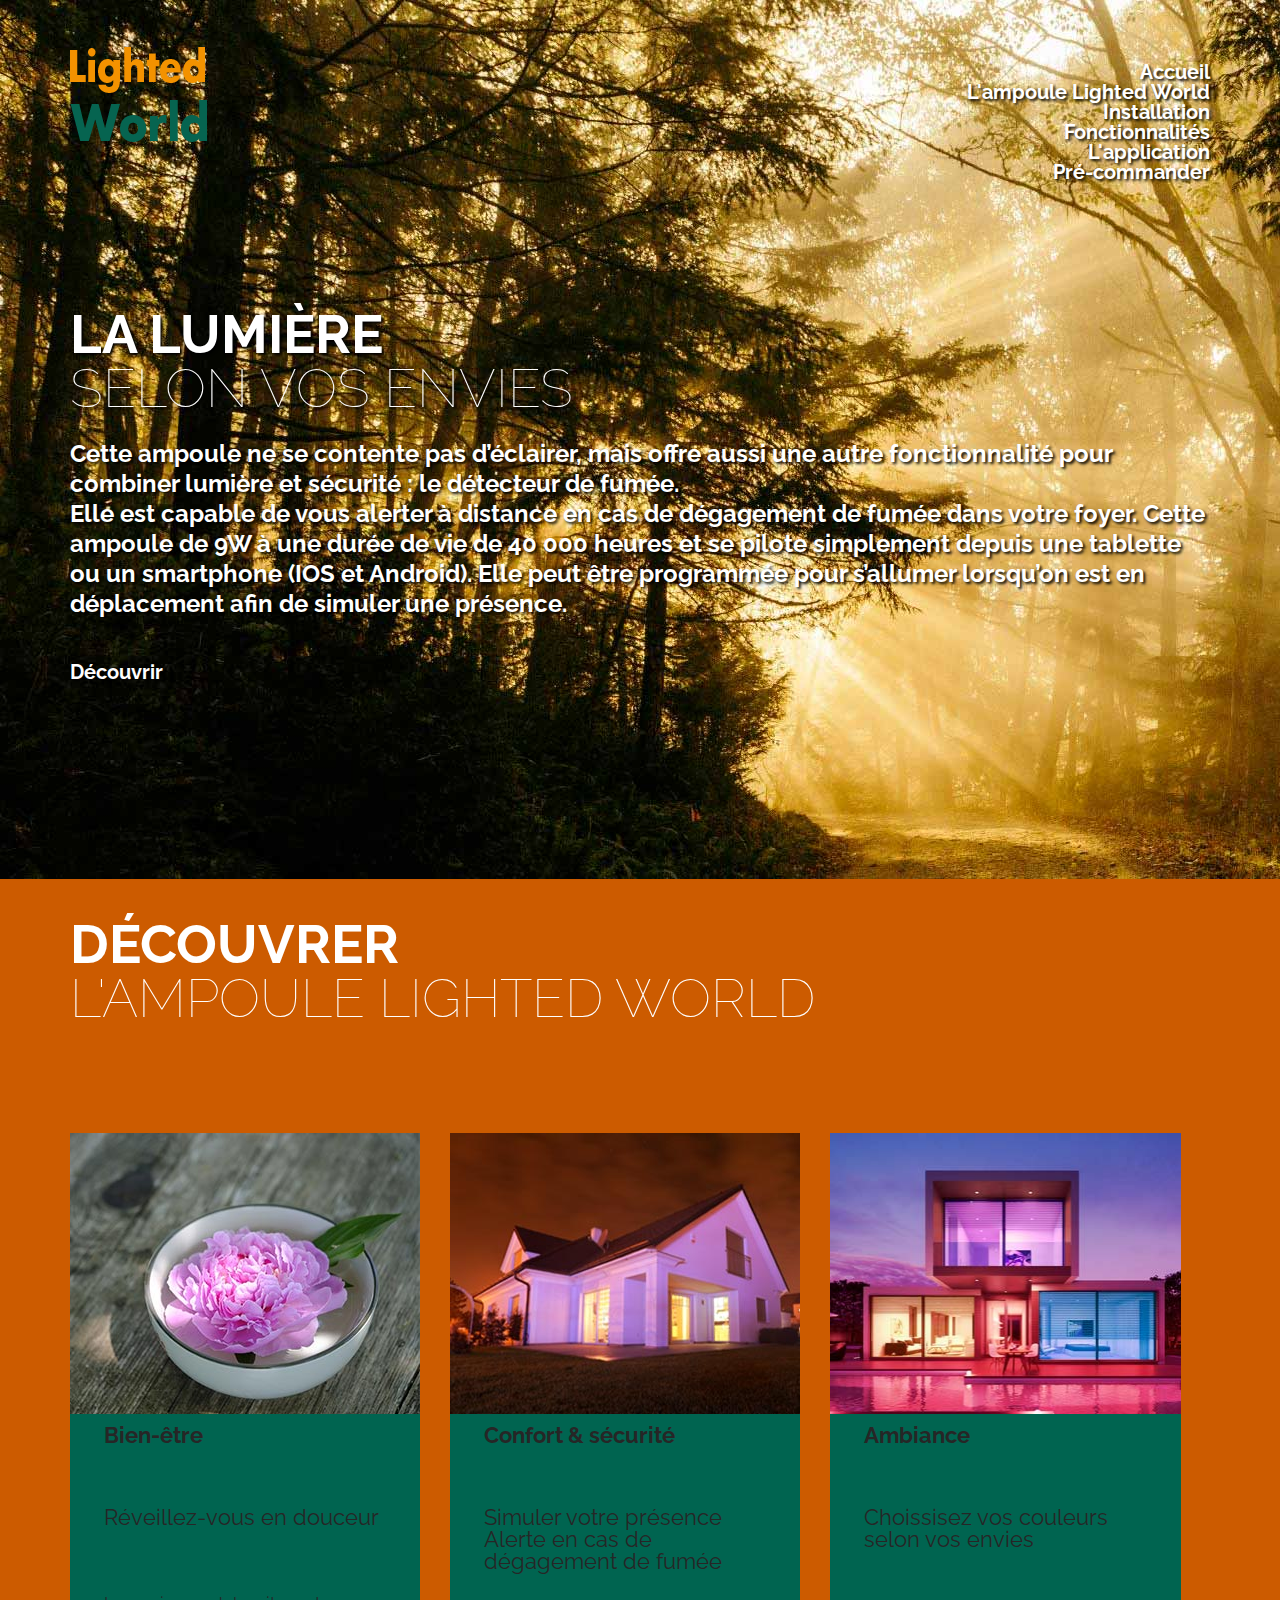
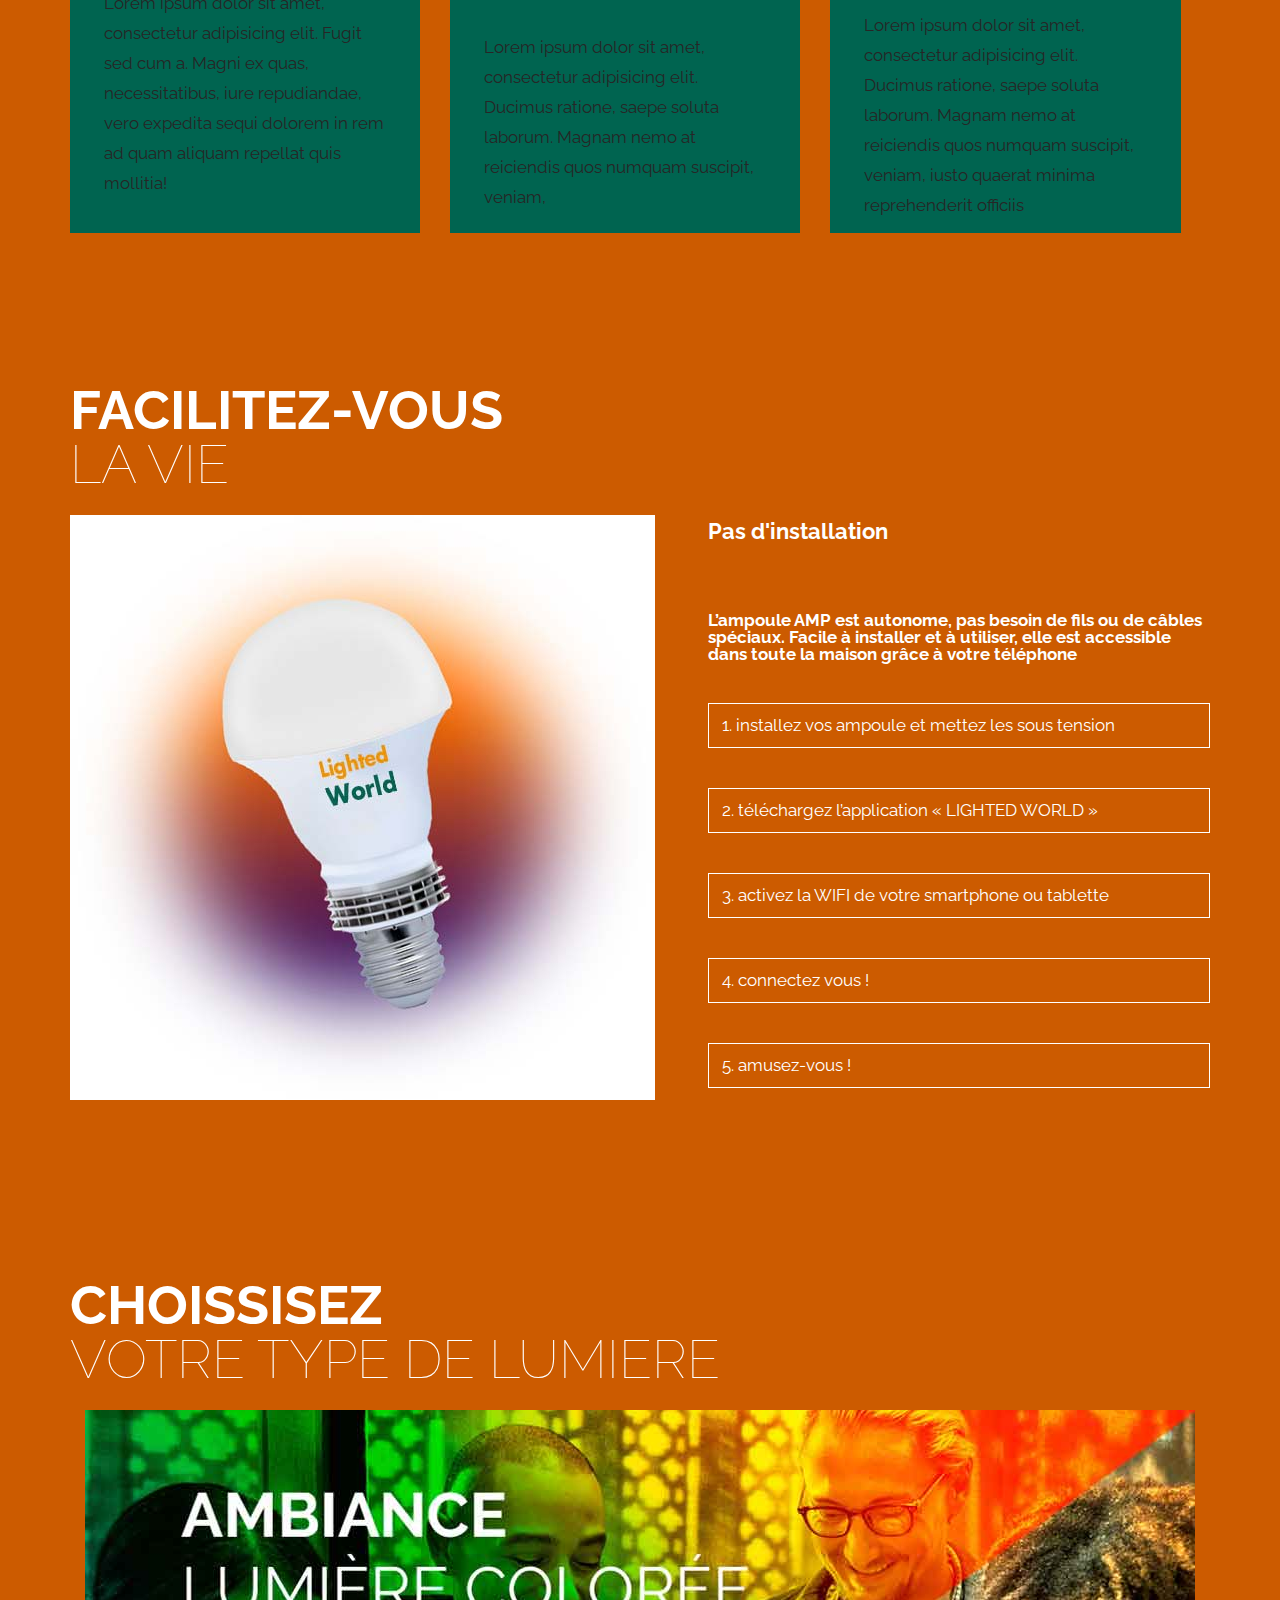
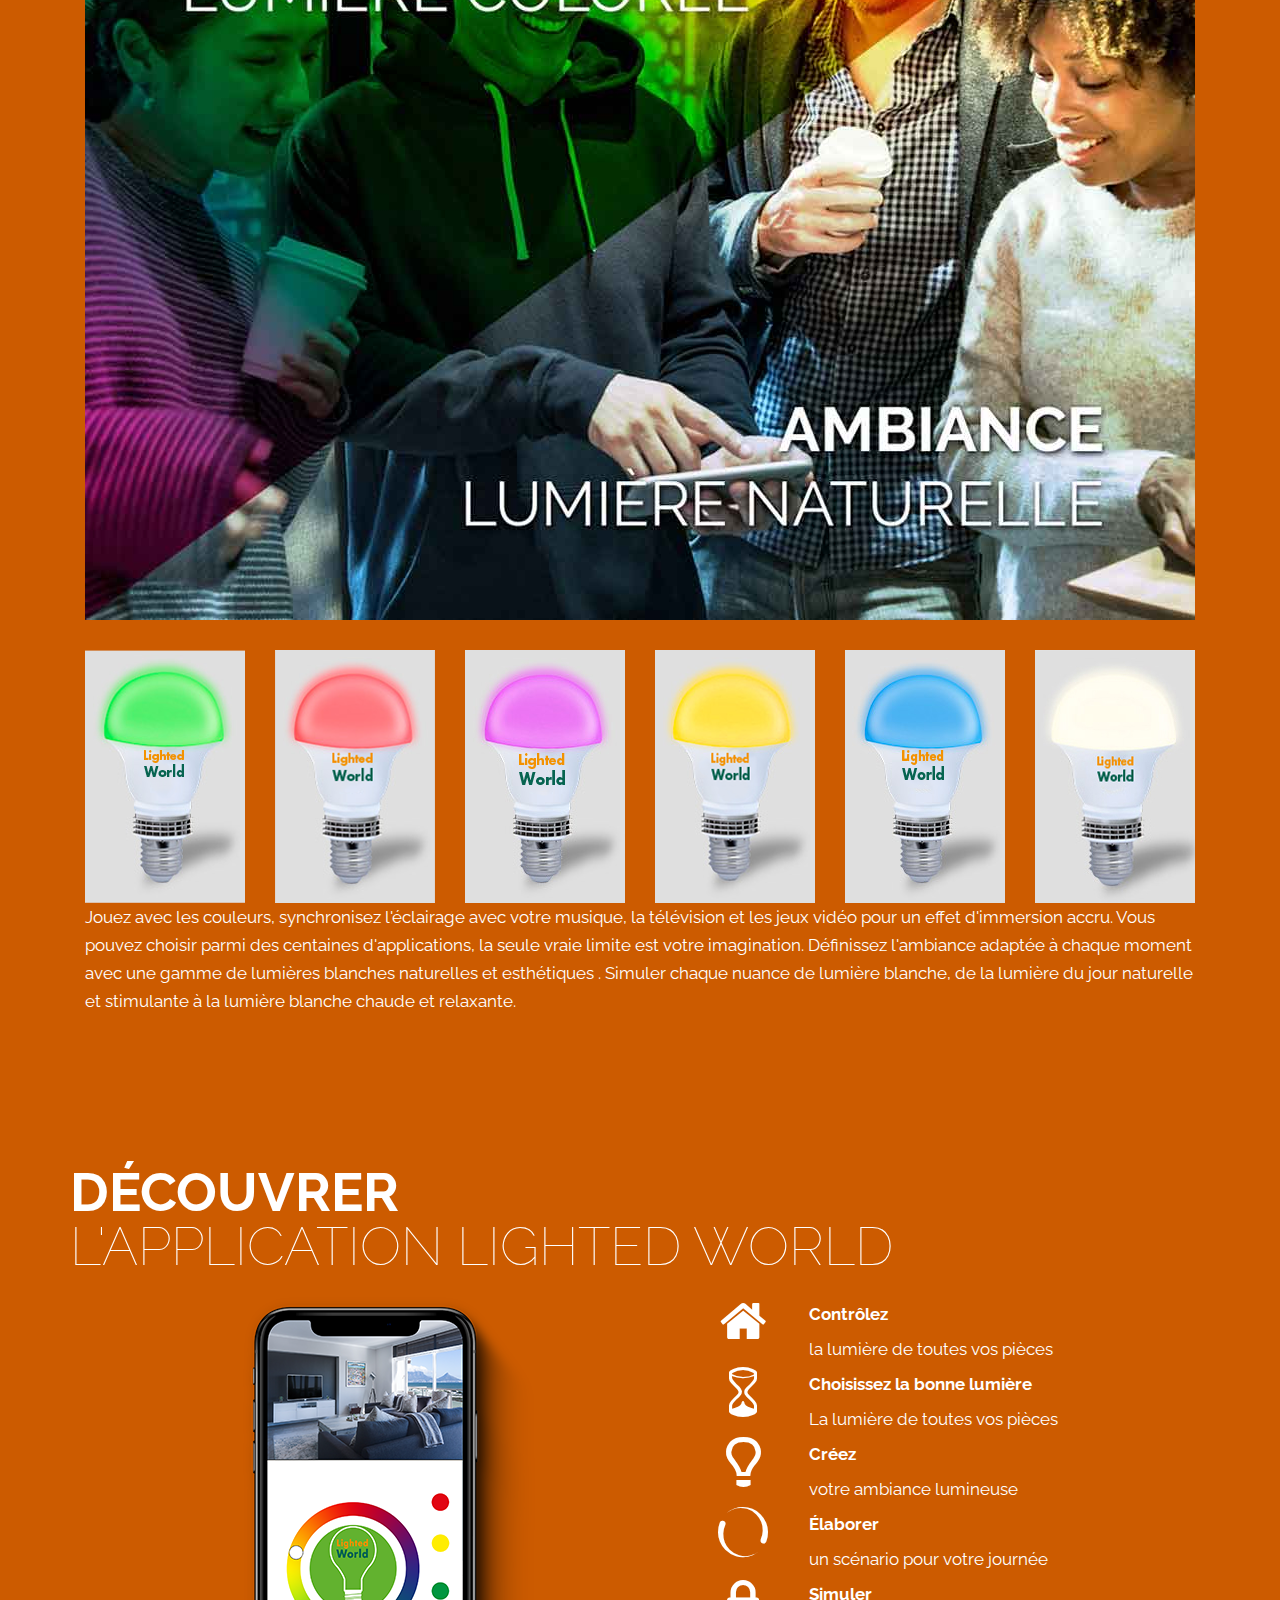
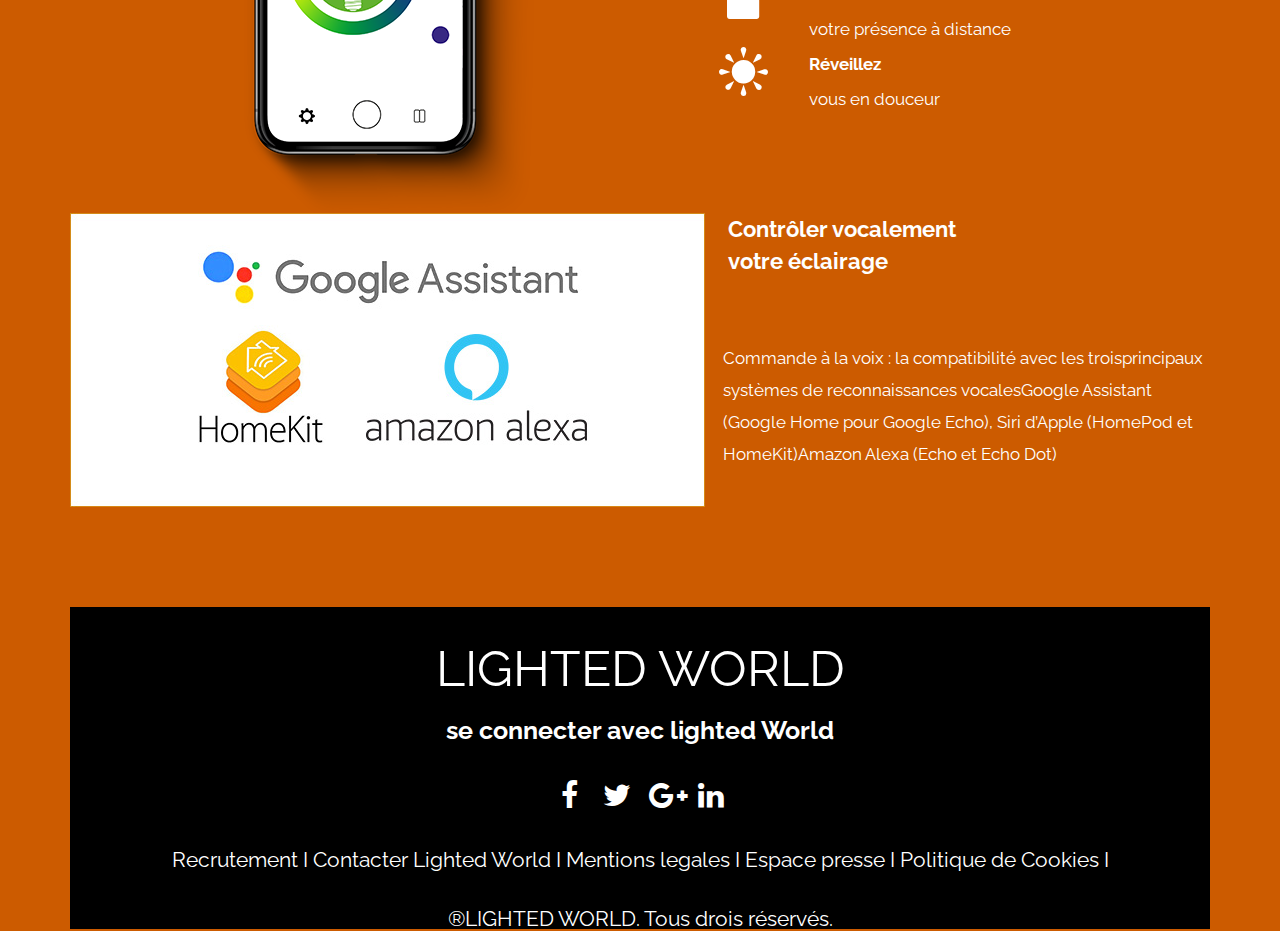
<file: index.html>
<!DOCTYPE html>
<html lang="fr">
<head>
	<meta charset="UTF-8">
	<meta name="viewport" content="width=device-width, user-scalable=yes">
	<title>Lighted World</title>
	<link rel="stylesheet" href="lib/fontello-b8dde782/css/logoreseau.css">
	<link href="https://fonts.googleapis.com/css?family=Raleway:300,400,600,700,800&amp;subset=latin-ext" rel="stylesheet">
	<link href="dist/hamburgers.css" rel="stylesheet">
	<link rel="stylesheet" href="css/styles.css">

</head>
<body>
	<div class="container">
		<header>
			<div class="logo">
				<h1><img src="img/logo.png" alt=""></h1>
			</div>
			<nav>
				<button id="hamburger" class="hamburger hamburger--spring" type="button">
				  <span class="hamburger-box">
				    <span class="hamburger-inner"></span>
				  </span>
				</button>
				<ul id="menu">
					<br><li><a href="index.html">Accueil</a></li><br>
					<li><a href="#ampoule">L'ampoule Lighted World</a></li><br>
					<li><a href="#installation">Installation</a></li><br>
					<li><a href="#fonctionnalites">Fonctionnalités</a></li><br>
					<li><a href="#application">L'application</a></li><br>
					<li><a href="precommander.html">Pré-commander</a></li><br>
				</ul>
			</nav>
			<div class="clearfix"></div>
		</header>
		<section>
			<h2 class="ajust3"><strong>La lumière</strong><br>Selon vos envies</h2>
			<p class="ajust"><strong>Cette ampoule ne se contente pas d’éclairer, mais offre aussi une autre fonctionnalité pour combiner lumière et sécurité : le détecteur de fumée.<br>Elle est capable de vous alerter à distance en cas de dégagement de fumée dans votre foyer. Cette ampoule de 9W à une durée de vie de 40 000 heures et se pilote simplement depuis une tablette ou un smartphone (IOS et Android). Elle peut être programmée pour s’allumer lorsqu’on est en déplacement afin de simuler une présence.</strong></p>
			<a class="ajust" href="#"><strong>Découvrir</strong></a>
		</section>
		<section id="ampoule">
			<h2><strong>Découvrer</strong><br>L'ampoule lighted world</h2>
			<div class="box">
				<img class="w-1001" src="img/bien-etre.jpg" alt="">
				<h3><strong>Bien-être</strong></h3>
				<h3 class="ajust1">Réveillez-vous en douceur</h3>
				<p>Lorem ipsum dolor sit amet, consectetur adipisicing elit. Fugit sed cum a. Magni ex quas, necessitatibus, iure repudiandae, vero expedita sequi dolorem in rem ad quam aliquam repellat quis mollitia!</p>
			</div>
			<div class="box">
				<img class="w-1001" src="img/confort.jpg" alt="">
				<h3><strong>Confort & sécurité</strong></h3>
				<h3 class="ajust1">Simuler votre présence<br>Alerte en cas de dégagement de fumée</h3>
				<p>Lorem ipsum dolor sit amet, consectetur adipisicing elit. Ducimus ratione, saepe soluta laborum. Magnam nemo at reiciendis quos numquam suscipit, veniam,</p>
			</div>
			<div class="box">
				<img class="w-1001" src="img/ambiance.jpg" alt="">
				<h3><strong>Ambiance</strong></h3>
				<h3 class="ajust1">Choissisez vos couleurs selon vos envies</h3>
				<p>Lorem ipsum dolor sit amet, consectetur adipisicing elit. Ducimus ratione, saepe soluta laborum. Magnam nemo at reiciendis quos numquam suscipit, veniam, iusto quaerat minima reprehenderit officiis </p>
			</div>
			<div class="clearfix"></div>
		</section>
		<section id="installation">
			<h2><strong>Facilitez-vous</strong><br>La vie</h2>
			<div class="g">
				<img class="w-1002"src="img/ampouleb.jpg" alt="">
			</div>
			<div class="d">
				<h4><strong>Pas d'installation</strong></h4>
				<p><strong>L’ampoule AMP est autonome, pas besoin de fils ou de câbles spéciaux. Facile à installer et à utiliser, elle est accessible dans toute la maison grâce à votre téléphone</strong></p>
				<ol>
					<li>1. installez vos ampoule et mettez les sous tension</li>
					<li>2. téléchargez l’application « LIGHTED WORLD »</li>
					<li>3. activez la WIFI de votre smartphone ou tablette</li>
					<li>4. connectez vous !</li>
					<li>5. amusez-vous !</li>
				</ol>
			</div>
			<div class="clearfix"></div>
		</section>
		<section id="fonctionnalites">
			<h2><strong>Choissisez</strong><br>votre type de lumiere</h2>
			<div class="t-center">
				<img class="w-100 t-center" src="img/group.jpg" alt="">
			</div>
			<div class="pampoule">
				<img src="img/demov.png" alt=""><img src="img/demor.png" alt=""><img src="img/demovi.png" alt=""><img src="img/demoj.png" alt=""><img src="img/demobl.png" alt=""><img src="img/demob.png" alt="">
			</div>
			<p>Jouez avec les couleurs, synchronisez l'éclairage avec votre musique, la télévision et les jeux vidéo pour un effet d'immersion accru. Vous pouvez choisir parmi des centaines d'applications, la seule vraie limite est votre imagination. Définissez l'ambiance adaptée à chaque moment avec une gamme de lumières blanches naturelles et esthétiques . Simuler chaque nuance de lumière blanche, de la lumière du jour naturelle et stimulante à la lumière blanche chaude et relaxante.</p>
		</section>
		<section id="application">
			<h2><strong>Découvrer</strong><br>l'application lighted world</h2>
			<div class="g t-center">
				<img src="img/iphone-mokeup.png" alt="">
			</div>
			<div class="d">
				<div class="g1">
					<i class="demo-icon icon-home"></i>
				</div>
				<div class="d1">
					<h5><strong>Contrôlez</strong><br>la lumière de toutes vos pièces</h5>
				</div>
				<div class="clearfix"></div>

				<div class="g1">
					<i class="demo-icon icon-hourglass"></i>
				</div>
				<div class="d1">
					<h5><strong>Choisissez la bonne lumière</strong><br>La lumière de toutes vos pièces</h5>
				</div>
				<div class="clearfix"></div>
				<div class="g1">
					<i class="demo-icon icon-lamp"></i>
				</div>
				<div class="d1">
					<h5><strong>Créez</strong><br>votre ambiance lumineuse</h5>
				</div>
				<div class="clearfix"></div>
				<div class="g1">
					<i class="demo-icon icon-spin4"></i>
				</div>
				<div class="d1">
					<h5><strong>Élaborer</strong><br>un scénario pour votre journée</h5>
				</div>
				<div class="clearfix"></div>
				<div class="g1">
					<i class="demo-icon icon-lock"></i>
				</div>
				<div class="d1">
					<h5><strong>Simuler</strong><br>votre présence à distance</h5>
				</div>
				<div class="clearfix"></div>
				<div class="g1">
					<i class="demo-icon icon-sun-filled"></i>
				</div>
				<div class="d1">
					<h5><strong>Réveillez</strong><br>vous en douceur</h5>
				</div>
				<div class="clearfix"></div>
			</div>
			<div class="clearfix"></div>
			<div class="g">
				<img class="w-1003" src="img/control-vocal.jpg" alt="">
			</div>
			<div class="d">
				<h4 class="ajust2"><strong>Contrôler vocalement<br>votre éclairage</strong></h4>
				<p>Commande à la voix : la compatibilité avec les troisprincipaux systèmes de reconnaissances vocalesGoogle Assistant (Google Home pour Google Echo), Siri d’Apple (HomePod et HomeKit)Amazon Alexa (Echo et Echo Dot)</p>
			</div>
			<div class="clearfix"></div>
		</section>
		<footer>
			<p class="titrefooter">lighted world</p>
			<p class="soustitref marge"><strong>se connecter avec lighted World</strong></p>
			<p class="reseau marge">
				<a href="https://www.facebook.fr" target="_blank"><i class="demo-icon icon-facebook"></i></a>
				<a href="https://www.twitter.com" target="_blank"><i class="demo-icon icon-twitter"></i></a>
				<a href="https://plus.google.fr" target="_blank"><i class="demo-icon icon-gplus"></i></a>
				<a href="https://www.linkedin.fr" target="_blank"><i class="demo-icon icon-linkedin"></i></a>

			</p>
			<p class="baspage marge">
				<a href="#" target="_blank">Recrutement </a> I
				<a href="#" target="_blank">Contacter Lighted World </a>I
				<a href="#" target="_blank">Mentions legales </a>I
				<a href="#" target="_blank">Espace presse </a>I
				<a href="#" target="_blank">Politique de Cookies </a>I
			</p>
			<p>®LIGHTED WORLD. Tous drois réservés.</p>
		</footer>
	</div>
	<script src="https://code.jquery.com/jquery-3.3.1.min.js"></script>
	<script src="js/script.js"></script>
</body>
</html>
</file>
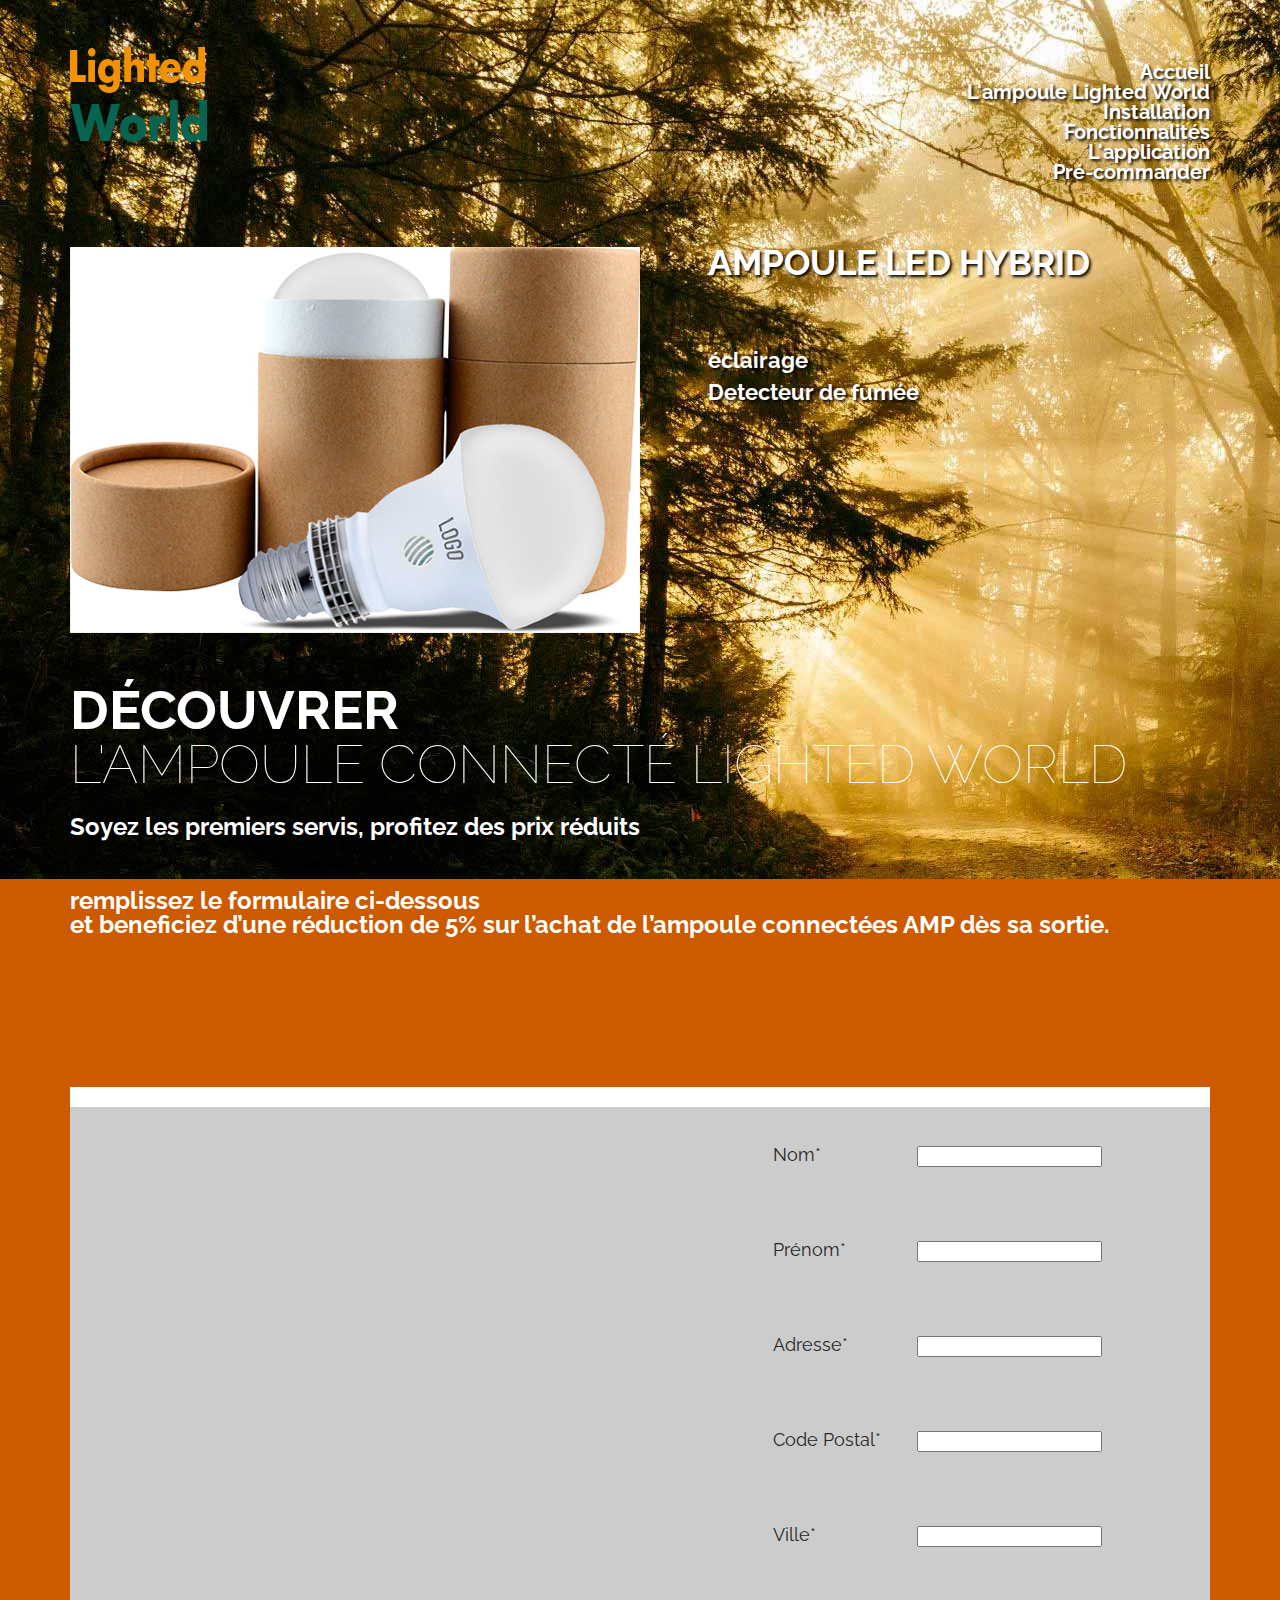
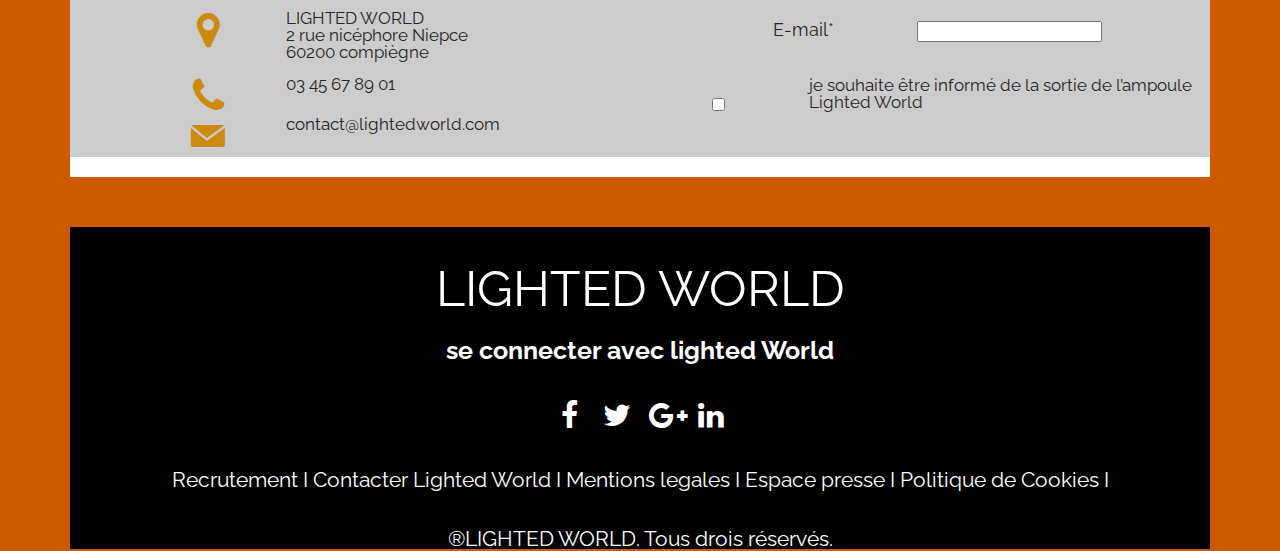
<file: precommander.html>
<!DOCTYPE html>
<html lang="fr">
<head>
	<meta charset="UTF-8">
	<meta name="viewport" content="width=device-width, user-scalable=yes">
	<title>Lighted World</title>
	<link rel="stylesheet" href="lib/fontello-b8dde782/css/logoreseau.css">
	<link href="https://fonts.googleapis.com/css?family=Raleway:300,400,600,700,800&amp;subset=latin-ext" rel="stylesheet">
	<link href="dist/hamburgers.css" rel="stylesheet">
	<link rel="stylesheet" href="css/styles.css">
</head>
<body>
	<div class="container">
		<header>
			<div class="logo">
				<h1><img src="img/logo.png" alt=""></h1>
			</div>
			<nav>
				<button id="hamburger" class="hamburger hamburger--spring" type="button">
				  <span class="hamburger-box">
				    <span class="hamburger-inner"></span>
				  </span>
				</button>
				<ul id="menu">
					<br><li><a href="index.html">Accueil</a></li><br>
					<li><a href="#ampoule">L'ampoule Lighted World</a></li><br>
					<li><a href="#installation">Installation</a></li><br>
					<li><a href="#fonctionnalites">Fonctionnalités</a></li><br>
					<li><a href="#application">L'application</a></li><br>
					<li><a href="precommander.html">Pré-commander</a></li><br>
				</ul>
			</nav>
			<div class="clearfix"></div>
		</header>
		<section class="ajust5">
			<div class="g">
				<img class="w-1005" src="img/pack.png" alt="">
			</div>
			<div class="d">
				<h4 class="ajust6"><strong>ampoule led Hybrid</strong></h4>
				<h4><strong>éclairage <br>Detecteur de fumée</strong></h4>
			</div>
			<div class="clearfix"></div>
		</section>
		<section class="ajust4">
			<h2><strong>Découvrer</strong><br>l'ampoule connecté lighted world</h2>
			<p><strong>Soyez les premiers servis, profitez des prix réduits</strong></p>
			<p><strong>remplissez le formulaire ci-dessous<br>et beneficiez d’une réduction de 5% sur l’achat de l’ampoule connectées AMP dès sa sortie.</strong></p>
		</section>
		<section id="renseignement">
			<div class="g">
				<iframe src="https://www.google.com/maps/embed?pb=!1m18!1m12!1m3!1d2596.5155987184817!2d2.778065015693603!3d49.39915447934415!2m3!1f0!2f0!3f0!3m2!1i1024!2i768!4f13.1!3m3!1m2!1s0x47e7d3f617864283%3A0xe067228ec8ec12e9!2s335+Rue+des+Vignes%2C+60880+Jaux!5e0!3m2!1sfr!2sfr!4v1546852726693" width="475" height="431" frameborder="0" style="border:0" allowfullscreen></iframe>
				<div class="g1">
					<i class="demo-icon icon-location"></i>
				</div>
				<div class="d1 ajust7">
					<p>LIGHTED WORLD<br>2 rue nicéphore Niepce<br>60200 compiègne</p>
				</div>
				<div class="clearfix"></div>
				<div class="g1">
					<i class="demo-icon icon-phone"></i>
				</div>
				<div class="d1">
					<p>03 45 67 89 01</p>
				</div>
				<div class="clearfix"></div>
				<div class="g1">
					<i class="demo-icon icon-post"></i>
				</div>
				<div class="d1">
					<p>contact@lightedworld.com</p>
				</div>
			</div>
			<div class="d">
				<form action="post" method="post">
					<div>
						<label for="nom">Nom<sup>*</sup></label>
						<input type="text" id="nom" name="nom" />
					</div>
					<div>
						<label for="prenom">Prénom<sup>*</sup></label>
						<input type="text" id="prenom" name="prenom">
					</div>
					<div>
						<label for="adresse">Adresse<sup>*</sup></label>
						<input type="text" id="adressec" name="adresse">
					</div>
					<div>
						<label for="codepostal">Code Postal<sup>*</sup></label>
						<input type="text" id="codepostal" name="codepostal">
					</div>
					<div>
						<label for="ville">Ville<sup>*</sup></label>
						<input type="text" id="ville" name="ville">
					</div>
					<div> <label for="email">E-mail<sup>*</sup></label>
						<input type="email" id="email" name="email">
					</div>
					<div class=information>
						<div class="g1">
							<input type="checkbox" id="etreinformer" name="etreinformer" value="oui" />
							<label for="etreinformer"></label>
						</div>
						<div class="d1">je souhaite être informé de la sortie de l’ampoule Lighted World
						</div>
					</div>
				</form>
			</div>
			<div class="clearfix"></div>
		</section>
		<footer>
			<p class="titrefooter">lighted world</p>
			<p class="soustitref marge"><strong>se connecter avec lighted World</strong></p>
			<p class="reseau marge">
				<a href="https://www.facebook.fr" target="_blank"><i class="demo-icon icon-facebook"></i></a>
				<a href="https://www.twitter.com" target="_blank"><i class="demo-icon icon-twitter"></i></a>
				<a href="https://plus.google.fr" target="_blank"><i class="demo-icon icon-gplus"></i></a>
				<a href="https://www.linkedin.fr" target="_blank"><i class="demo-icon icon-linkedin"></i></a>

			</p>
			<p class="baspage marge">
				<a href="#" target="_blank">Recrutement </a> I
				<a href="#" target="_blank">Contacter Lighted World </a>I
				<a href="#" target="_blank">Mentions legales </a>I
				<a href="#" target="_blank">Espace presse </a>I
				<a href="#" target="_blank">Politique de Cookies </a>I
			</p>
			<p>®LIGHTED WORLD. Tous drois réservés.</p>
		</footer>
	</div>
	<script src="https://code.jquery.com/jquery-3.3.1.min.js"></script>
	<script src="js/script.js"></script>
</body>
</html>
</file>
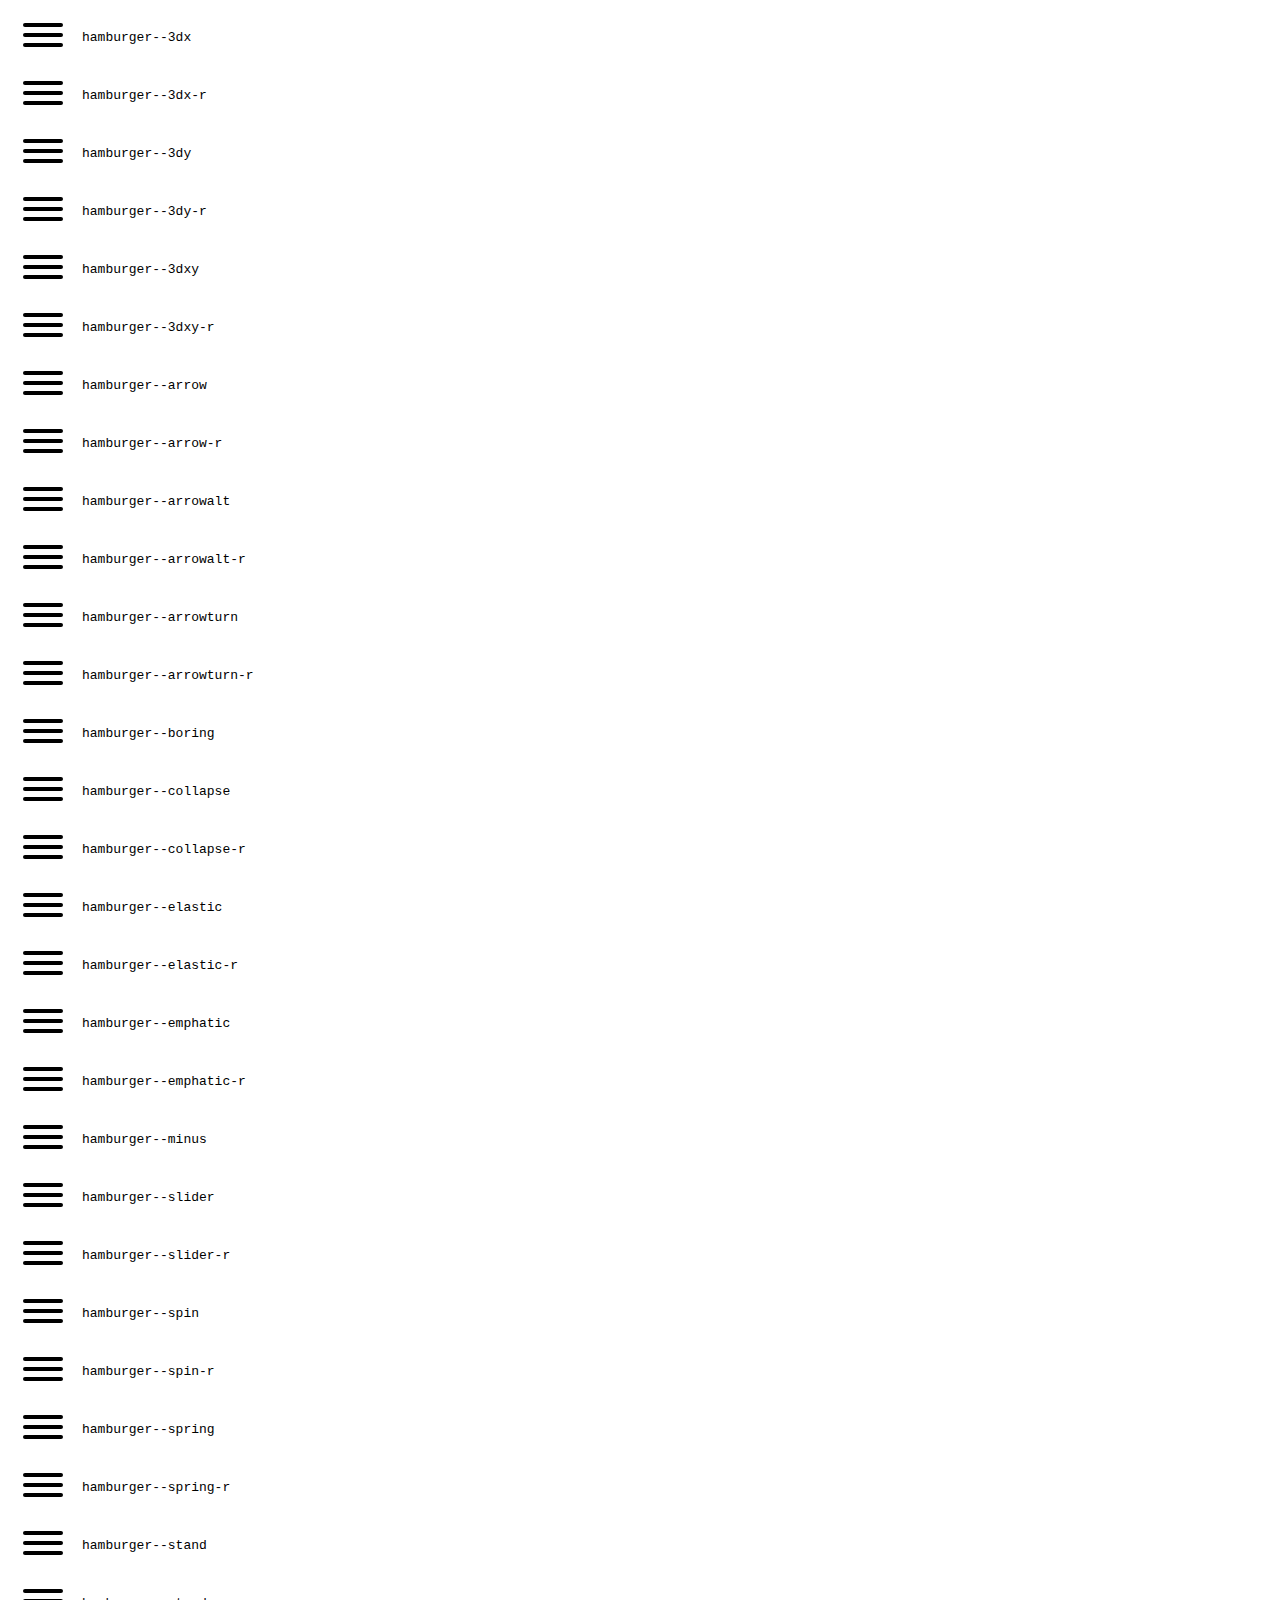
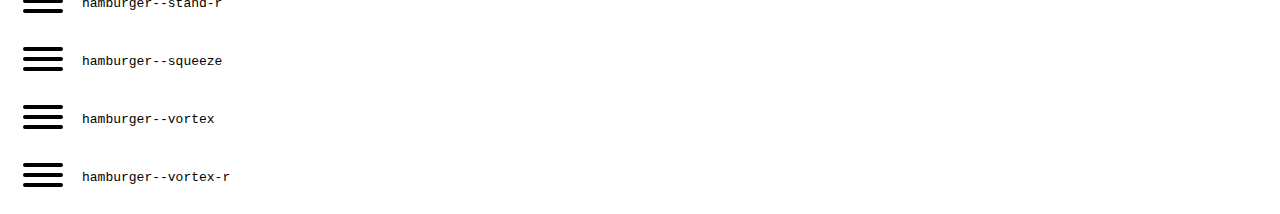
<file: dist/example.html>
<!DOCTYPE html>
<html lang="en">
<head>
  <meta charset="UTF-8">
  <title>Hamburgers by Jonathan Suh</title>
  <link rel="stylesheet" href="hamburgers.css">
  <style>
    code {
      display: inline-block;
    }

    code,
    .hamburger {
      vertical-align: middle;
    }
  </style>
</head>
<body>
  <div class="hamburger hamburger--3dx">
    <div class="hamburger-box">
      <div class="hamburger-inner"></div>
    </div>
  </div>
  <code>hamburger--3dx</code>

  <br>

  <div class="hamburger hamburger--3dx-r">
    <div class="hamburger-box">
      <div class="hamburger-inner"></div>
    </div>
  </div>
  <code>hamburger--3dx-r</code>

  <br>

  <div class="hamburger hamburger--3dy">
    <div class="hamburger-box">
      <div class="hamburger-inner"></div>
    </div>
  </div>
  <code>hamburger--3dy</code>

  <br>

  <div class="hamburger hamburger--3dy-r">
    <div class="hamburger-box">
      <div class="hamburger-inner"></div>
    </div>
  </div>
  <code>hamburger--3dy-r</code>

  <br>

  <div class="hamburger hamburger--3dxy">
    <div class="hamburger-box">
      <div class="hamburger-inner"></div>
    </div>
  </div>
  <code>hamburger--3dxy</code>

  <br>

  <div class="hamburger hamburger--3dxy-r">
    <div class="hamburger-box">
      <div class="hamburger-inner"></div>
    </div>
  </div>
  <code>hamburger--3dxy-r</code>

  <br>

  <div class="hamburger hamburger--arrow">
    <div class="hamburger-box">
      <div class="hamburger-inner"></div>
    </div>
  </div>
  <code>hamburger--arrow</code>

  <br>

  <div class="hamburger hamburger--arrow-r">
    <div class="hamburger-box">
      <div class="hamburger-inner"></div>
    </div>
  </div>
  <code>hamburger--arrow-r</code>

  <br>

  <div class="hamburger hamburger--arrowalt">
    <div class="hamburger-box">
      <div class="hamburger-inner"></div>
    </div>
  </div>
  <code>hamburger--arrowalt</code>

  <br>

  <div class="hamburger hamburger--arrowalt-r">
    <div class="hamburger-box">
      <div class="hamburger-inner"></div>
    </div>
  </div>
  <code>hamburger--arrowalt-r</code>

  <br>

  <div class="hamburger hamburger--arrowturn">
    <div class="hamburger-box">
      <div class="hamburger-inner"></div>
    </div>
  </div>
  <code>hamburger--arrowturn</code>

  <br>

  <div class="hamburger hamburger--arrowturn-r">
    <div class="hamburger-box">
      <div class="hamburger-inner"></div>
    </div>
  </div>
  <code>hamburger--arrowturn-r</code>

  <br>

  <div class="hamburger hamburger--boring">
    <div class="hamburger-box">
      <div class="hamburger-inner"></div>
    </div>
  </div>
  <code>hamburger--boring</code>

  <br>

  <div class="hamburger hamburger--collapse">
    <div class="hamburger-box">
      <div class="hamburger-inner"></div>
    </div>
  </div>
  <code>hamburger--collapse</code>

  <br>

  <div class="hamburger hamburger--collapse-r">
    <div class="hamburger-box">
      <div class="hamburger-inner"></div>
    </div>
  </div>
  <code>hamburger--collapse-r</code>

  <br>

  <div class="hamburger hamburger--elastic">
    <div class="hamburger-box">
      <div class="hamburger-inner"></div>
    </div>
  </div>
  <code>hamburger--elastic</code>

  <br>

  <div class="hamburger hamburger--elastic-r">
    <div class="hamburger-box">
      <div class="hamburger-inner"></div>
    </div>
  </div>
  <code>hamburger--elastic-r</code>

  <br>

  <div class="hamburger hamburger--emphatic">
    <div class="hamburger-box">
      <div class="hamburger-inner"></div>
    </div>
  </div>
  <code>hamburger--emphatic</code>

  <br>

  <div class="hamburger hamburger--emphatic-r">
    <div class="hamburger-box">
      <div class="hamburger-inner"></div>
    </div>
  </div>
  <code>hamburger--emphatic-r</code>

  <br>

  <div class="hamburger hamburger--minus">
    <div class="hamburger-box">
      <div class="hamburger-inner"></div>
    </div>
  </div>
  <code>hamburger--minus</code>

  <br>

  <div class="hamburger hamburger--slider">
    <div class="hamburger-box">
      <div class="hamburger-inner"></div>
    </div>
  </div>
  <code>hamburger--slider</code>

  <br>

  <div class="hamburger hamburger--slider-r">
    <div class="hamburger-box">
      <div class="hamburger-inner"></div>
    </div>
  </div>
  <code>hamburger--slider-r</code>

  <br>

  <div class="hamburger hamburger--spin">
    <div class="hamburger-box">
      <div class="hamburger-inner"></div>
    </div>
  </div>
  <code>hamburger--spin</code>

  <br>

  <div class="hamburger hamburger--spin-r">
    <div class="hamburger-box">
      <div class="hamburger-inner"></div>
    </div>
  </div>
  <code>hamburger--spin-r</code>

  <br>

  <div class="hamburger hamburger--spring">
    <div class="hamburger-box">
      <div class="hamburger-inner"></div>
    </div>
  </div>
  <code>hamburger--spring</code>

  <br>

  <div class="hamburger hamburger--spring-r">
    <div class="hamburger-box">
      <div class="hamburger-inner"></div>
    </div>
  </div>
  <code>hamburger--spring-r</code>

  <br>

  <div class="hamburger hamburger--stand">
    <div class="hamburger-box">
      <div class="hamburger-inner"></div>
    </div>
  </div>
  <code>hamburger--stand</code>

  <br>

  <div class="hamburger hamburger--stand-r">
    <div class="hamburger-box">
      <div class="hamburger-inner"></div>
    </div>
  </div>
  <code>hamburger--stand-r</code>

  <br>

  <div class="hamburger hamburger--squeeze">
    <div class="hamburger-box">
      <div class="hamburger-inner"></div>
    </div>
  </div>
  <code>hamburger--squeeze</code>

  <br>

  <div class="hamburger hamburger--vortex">
    <div class="hamburger-box">
      <div class="hamburger-inner"></div>
    </div>
  </div>
  <code>hamburger--vortex</code>

  <br>

  <div class="hamburger hamburger--vortex-r">
    <div class="hamburger-box">
      <div class="hamburger-inner"></div>
    </div>
  </div>
  <code>hamburger--vortex-r</code>

  <script>
  /**
   * forEach implementation for Objects/NodeLists/Arrays, automatic type loops and context options
   *
   * @private
   * @author Todd Motto
   * @link https://github.com/toddmotto/foreach
   * @param {Array|Object|NodeList} collection - Collection of items to iterate, could be an Array, Object or NodeList
   * @callback requestCallback      callback   - Callback function for each iteration.
   * @param {Array|Object|NodeList} scope=null - Object/NodeList/Array that forEach is iterating over, to use as the this value when executing callback.
   * @returns {}
   */
    var forEach=function(t,o,r){if("[object Object]"===Object.prototype.toString.call(t))for(var c in t)Object.prototype.hasOwnProperty.call(t,c)&&o.call(r,t[c],c,t);else for(var e=0,l=t.length;l>e;e++)o.call(r,t[e],e,t)};

    var hamburgers = document.querySelectorAll(".hamburger");
    if (hamburgers.length > 0) {
      forEach(hamburgers, function(hamburger) {
        hamburger.addEventListener("click", function() {
          this.classList.toggle("is-active");
        }, false);
      });
    }
  </script>
</body>
</html>
</file>
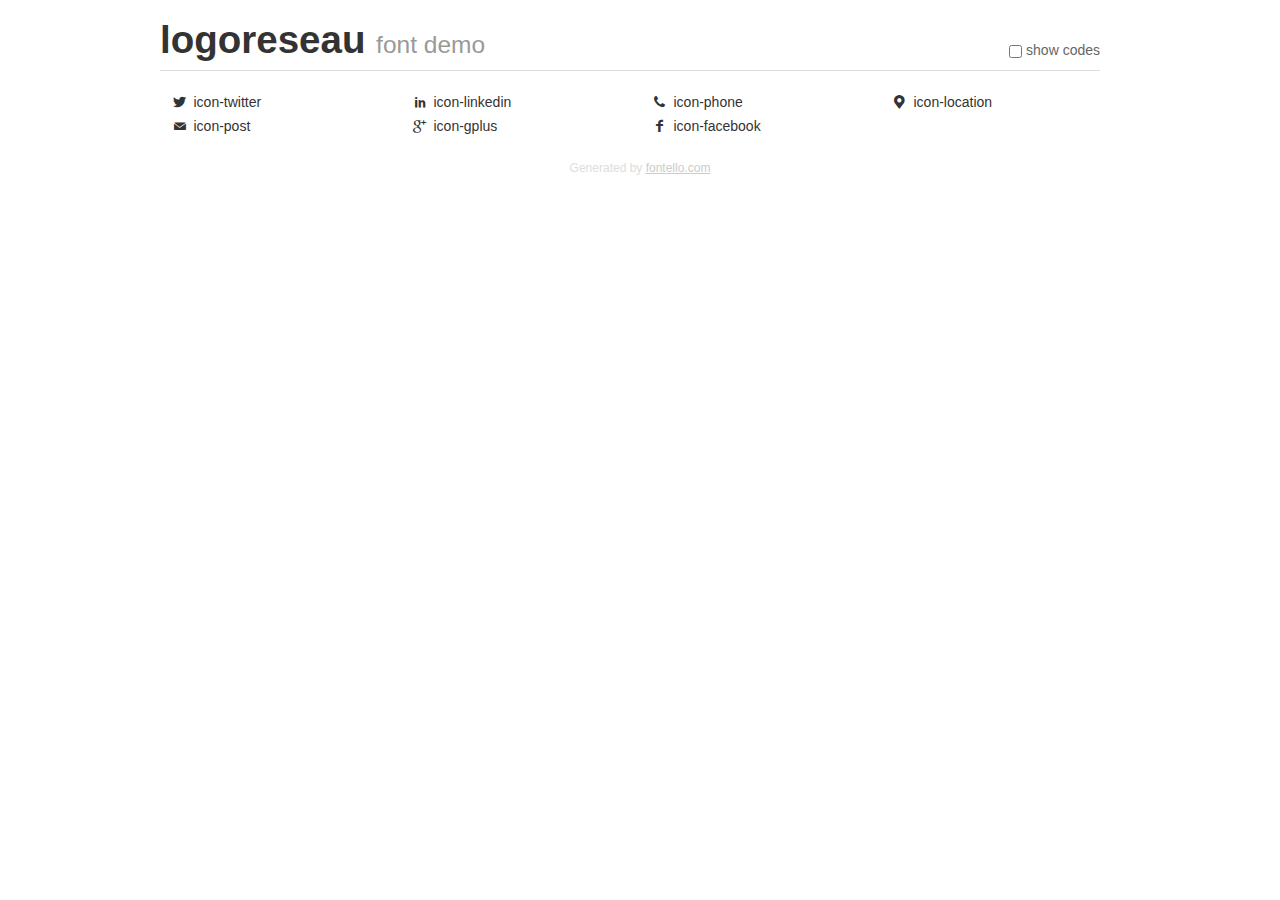
<file: lib/fontello-12671080/demo.html>
<!DOCTYPE html>
<html>
  <head><!--[if lt IE 9]><script language="javascript" type="text/javascript" src="//html5shim.googlecode.com/svn/trunk/html5.js"></script><![endif]-->
    <meta charset="UTF-8"><style>/*
 * Bootstrap v2.2.1
 *
 * Copyright 2012 Twitter, Inc
 * Licensed under the Apache License v2.0
 * http://www.apache.org/licenses/LICENSE-2.0
 *
 * Designed and built with all the love in the world @twitter by @mdo and @fat.
 */
.clearfix {
  *zoom: 1;
}
.clearfix:before,
.clearfix:after {
  display: table;
  content: "";
  line-height: 0;
}
.clearfix:after {
  clear: both;
}
html {
  font-size: 100%;
  -webkit-text-size-adjust: 100%;
  -ms-text-size-adjust: 100%;
}
a:focus {
  outline: thin dotted #333;
  outline: 5px auto -webkit-focus-ring-color;
  outline-offset: -2px;
}
a:hover,
a:active {
  outline: 0;
}
button,
input,
select,
textarea {
  margin: 0;
  font-size: 100%;
  vertical-align: middle;
}
button,
input {
  *overflow: visible;
  line-height: normal;
}
button::-moz-focus-inner,
input::-moz-focus-inner {
  padding: 0;
  border: 0;
}
body {
  margin: 0;
  font-family: "Helvetica Neue", Helvetica, Arial, sans-serif;
  font-size: 14px;
  line-height: 20px;
  color: #333;
  background-color: #fff;
}
a {
  color: #08c;
  text-decoration: none;
}
a:hover {
  color: #005580;
  text-decoration: underline;
}
.row {
  margin-left: -20px;
  *zoom: 1;
}
.row:before,
.row:after {
  display: table;
  content: "";
  line-height: 0;
}
.row:after {
  clear: both;
}
[class*="span"] {
  float: left;
  min-height: 1px;
  margin-left: 20px;
}
.container,
.navbar-static-top .container,
.navbar-fixed-top .container,
.navbar-fixed-bottom .container {
  width: 940px;
}
.span12 {
  width: 940px;
}
.span11 {
  width: 860px;
}
.span10 {
  width: 780px;
}
.span9 {
  width: 700px;
}
.span8 {
  width: 620px;
}
.span7 {
  width: 540px;
}
.span6 {
  width: 460px;
}
.span5 {
  width: 380px;
}
.span4 {
  width: 300px;
}
.span3 {
  width: 220px;
}
.span2 {
  width: 140px;
}
.span1 {
  width: 60px;
}
[class*="span"].pull-right,
.row-fluid [class*="span"].pull-right {
  float: right;
}
.container {
  margin-right: auto;
  margin-left: auto;
  *zoom: 1;
}
.container:before,
.container:after {
  display: table;
  content: "";
  line-height: 0;
}
.container:after {
  clear: both;
}
p {
  margin: 0 0 10px;
}
.lead {
  margin-bottom: 20px;
  font-size: 21px;
  font-weight: 200;
  line-height: 30px;
}
small {
  font-size: 85%;
}
h1 {
  margin: 10px 0;
  font-family: inherit;
  font-weight: bold;
  line-height: 20px;
  color: inherit;
  text-rendering: optimizelegibility;
}
h1 small {
  font-weight: normal;
  line-height: 1;
  color: #999;
}
h1 {
  line-height: 40px;
}
h1 {
  font-size: 38.5px;
}
h1 small {
  font-size: 24.5px;
}
body {
  margin-top: 90px;
}
.header {
  position: fixed;
  top: 0;
  left: 50%;
  margin-left: -480px;
  background-color: #fff;
  border-bottom: 1px solid #ddd;
  padding-top: 10px;
  z-index: 10;
}
.footer {
  color: #ddd;
  font-size: 12px;
  text-align: center;
  margin-top: 20px;
}
.footer a {
  color: #ccc;
  text-decoration: underline;
}
.the-icons {
  font-size: 14px;
  line-height: 24px;
}
.switch {
  position: absolute;
  right: 0;
  bottom: 10px;
  color: #666;
}
.switch input {
  margin-right: 0.3em;
}
.codesOn .i-name {
  display: none;
}
.codesOn .i-code {
  display: inline;
}
.i-code {
  display: none;
}
@font-face {
      font-family: 'logoreseau';
      src: url('./font/logoreseau.eot?618799');
      src: url('./font/logoreseau.eot?618799#iefix') format('embedded-opentype'),
           url('./font/logoreseau.woff?618799') format('woff'),
           url('./font/logoreseau.ttf?618799') format('truetype'),
           url('./font/logoreseau.svg?618799#logoreseau') format('svg');
      font-weight: normal;
      font-style: normal;
    }
     
     
    .demo-icon
    {
      font-family: "logoreseau";
      font-style: normal;
      font-weight: normal;
      speak: none;
     
      display: inline-block;
      text-decoration: inherit;
      width: 1em;
      margin-right: .2em;
      text-align: center;
      /* opacity: .8; */
     
      /* For safety - reset parent styles, that can break glyph codes*/
      font-variant: normal;
      text-transform: none;
     
      /* fix buttons height, for twitter bootstrap */
      line-height: 1em;
     
      /* Animation center compensation - margins should be symmetric */
      /* remove if not needed */
      margin-left: .2em;
     
      /* You can be more comfortable with increased icons size */
      /* font-size: 120%; */
     
      /* Font smoothing. That was taken from TWBS */
      -webkit-font-smoothing: antialiased;
      -moz-osx-font-smoothing: grayscale;
     
      /* Uncomment for 3D effect */
      /* text-shadow: 1px 1px 1px rgba(127, 127, 127, 0.3); */
    }
     </style>
    <link rel="stylesheet" href="css/animation.css"><!--[if IE 7]><link rel="stylesheet" href="css/" + font.fontname + "-ie7.css"><![endif]-->
    <script>
      function toggleCodes(on) {
        var obj = document.getElementById('icons');
      
        if (on) {
          obj.className += ' codesOn';
        } else {
          obj.className = obj.className.replace(' codesOn', '');
        }
      }
      
    </script>
  </head>
  <body>
    <div class="container header">
      <h1>logoreseau <small>font demo</small></h1>
      <label class="switch">
        <input type="checkbox" onclick="toggleCodes(this.checked)">show codes
      </label>
    </div>
    <div class="container" id="icons">
      <div class="row">
        <div class="the-icons span3" title="Code: 0xe800"><i class="demo-icon icon-twitter">&#xe800;</i> <span class="i-name">icon-twitter</span><span class="i-code">0xe800</span></div>
        <div class="the-icons span3" title="Code: 0xe801"><i class="demo-icon icon-linkedin">&#xe801;</i> <span class="i-name">icon-linkedin</span><span class="i-code">0xe801</span></div>
        <div class="the-icons span3" title="Code: 0xe802"><i class="demo-icon icon-phone">&#xe802;</i> <span class="i-name">icon-phone</span><span class="i-code">0xe802</span></div>
        <div class="the-icons span3" title="Code: 0xe803"><i class="demo-icon icon-location">&#xe803;</i> <span class="i-name">icon-location</span><span class="i-code">0xe803</span></div>
      </div>
      <div class="row">
        <div class="the-icons span3" title="Code: 0xe82c"><i class="demo-icon icon-post">&#xe82c;</i> <span class="i-name">icon-post</span><span class="i-code">0xe82c</span></div>
        <div class="the-icons span3" title="Code: 0xf05a"><i class="demo-icon icon-gplus">&#xf05a;</i> <span class="i-name">icon-gplus</span><span class="i-code">0xf05a</span></div>
        <div class="the-icons span3" title="Code: 0xf30c"><i class="demo-icon icon-facebook">&#xf30c;</i> <span class="i-name">icon-facebook</span><span class="i-code">0xf30c</span></div>
      </div>
    </div>
    <div class="container footer">Generated by <a href="http://fontello.com">fontello.com</a></div>
  </body>
</html>
</file>
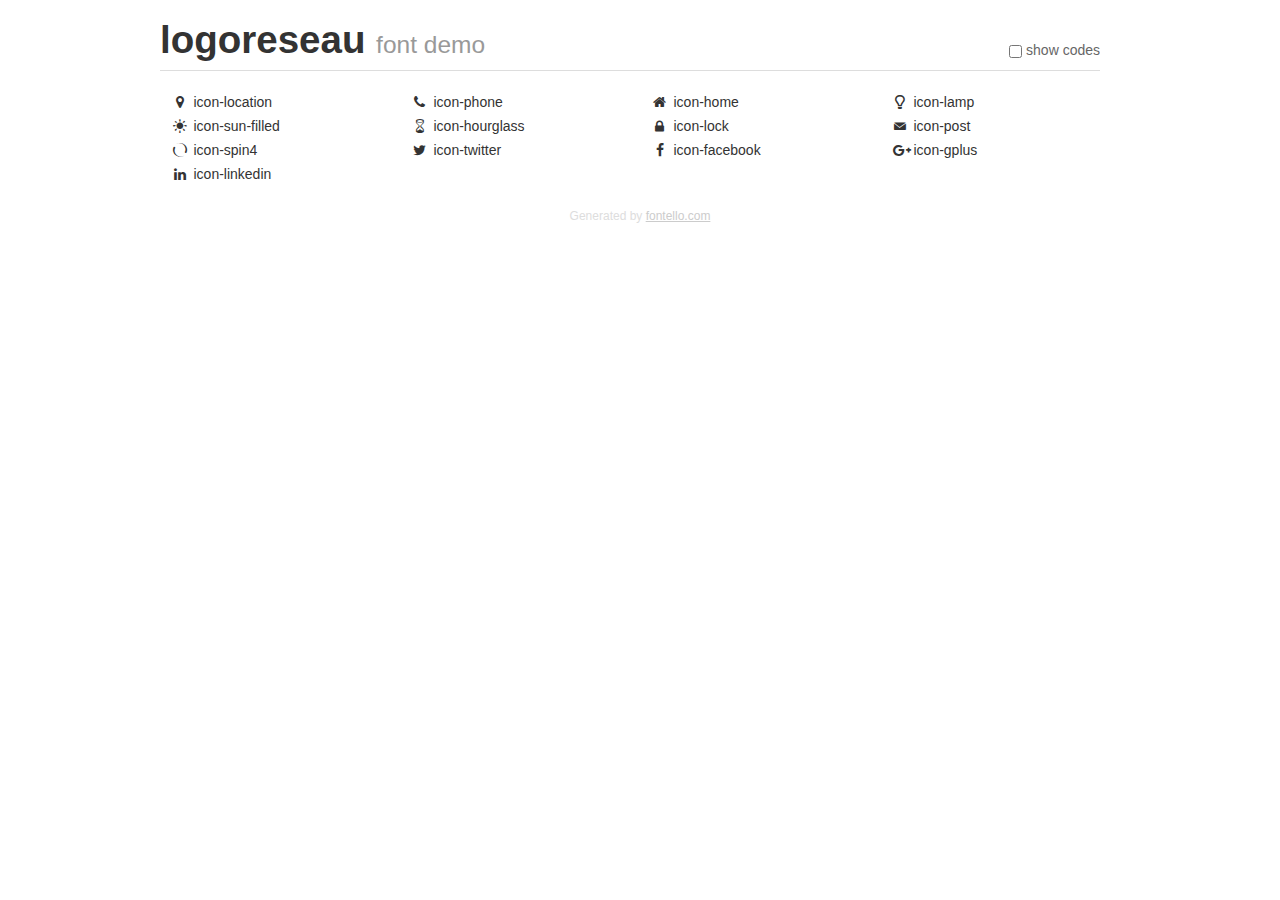
<file: lib/fontello-b8dde782/demo.html>
<!DOCTYPE html>
<html>
  <head><!--[if lt IE 9]><script language="javascript" type="text/javascript" src="//html5shim.googlecode.com/svn/trunk/html5.js"></script><![endif]-->
    <meta charset="UTF-8"><style>/*
 * Bootstrap v2.2.1
 *
 * Copyright 2012 Twitter, Inc
 * Licensed under the Apache License v2.0
 * http://www.apache.org/licenses/LICENSE-2.0
 *
 * Designed and built with all the love in the world @twitter by @mdo and @fat.
 */
.clearfix {
  *zoom: 1;
}
.clearfix:before,
.clearfix:after {
  display: table;
  content: "";
  line-height: 0;
}
.clearfix:after {
  clear: both;
}
html {
  font-size: 100%;
  -webkit-text-size-adjust: 100%;
  -ms-text-size-adjust: 100%;
}
a:focus {
  outline: thin dotted #333;
  outline: 5px auto -webkit-focus-ring-color;
  outline-offset: -2px;
}
a:hover,
a:active {
  outline: 0;
}
button,
input,
select,
textarea {
  margin: 0;
  font-size: 100%;
  vertical-align: middle;
}
button,
input {
  *overflow: visible;
  line-height: normal;
}
button::-moz-focus-inner,
input::-moz-focus-inner {
  padding: 0;
  border: 0;
}
body {
  margin: 0;
  font-family: "Helvetica Neue", Helvetica, Arial, sans-serif;
  font-size: 14px;
  line-height: 20px;
  color: #333;
  background-color: #fff;
}
a {
  color: #08c;
  text-decoration: none;
}
a:hover {
  color: #005580;
  text-decoration: underline;
}
.row {
  margin-left: -20px;
  *zoom: 1;
}
.row:before,
.row:after {
  display: table;
  content: "";
  line-height: 0;
}
.row:after {
  clear: both;
}
[class*="span"] {
  float: left;
  min-height: 1px;
  margin-left: 20px;
}
.container,
.navbar-static-top .container,
.navbar-fixed-top .container,
.navbar-fixed-bottom .container {
  width: 940px;
}
.span12 {
  width: 940px;
}
.span11 {
  width: 860px;
}
.span10 {
  width: 780px;
}
.span9 {
  width: 700px;
}
.span8 {
  width: 620px;
}
.span7 {
  width: 540px;
}
.span6 {
  width: 460px;
}
.span5 {
  width: 380px;
}
.span4 {
  width: 300px;
}
.span3 {
  width: 220px;
}
.span2 {
  width: 140px;
}
.span1 {
  width: 60px;
}
[class*="span"].pull-right,
.row-fluid [class*="span"].pull-right {
  float: right;
}
.container {
  margin-right: auto;
  margin-left: auto;
  *zoom: 1;
}
.container:before,
.container:after {
  display: table;
  content: "";
  line-height: 0;
}
.container:after {
  clear: both;
}
p {
  margin: 0 0 10px;
}
.lead {
  margin-bottom: 20px;
  font-size: 21px;
  font-weight: 200;
  line-height: 30px;
}
small {
  font-size: 85%;
}
h1 {
  margin: 10px 0;
  font-family: inherit;
  font-weight: bold;
  line-height: 20px;
  color: inherit;
  text-rendering: optimizelegibility;
}
h1 small {
  font-weight: normal;
  line-height: 1;
  color: #999;
}
h1 {
  line-height: 40px;
}
h1 {
  font-size: 38.5px;
}
h1 small {
  font-size: 24.5px;
}
body {
  margin-top: 90px;
}
.header {
  position: fixed;
  top: 0;
  left: 50%;
  margin-left: -480px;
  background-color: #fff;
  border-bottom: 1px solid #ddd;
  padding-top: 10px;
  z-index: 10;
}
.footer {
  color: #ddd;
  font-size: 12px;
  text-align: center;
  margin-top: 20px;
}
.footer a {
  color: #ccc;
  text-decoration: underline;
}
.the-icons {
  font-size: 14px;
  line-height: 24px;
}
.switch {
  position: absolute;
  right: 0;
  bottom: 10px;
  color: #666;
}
.switch input {
  margin-right: 0.3em;
}
.codesOn .i-name {
  display: none;
}
.codesOn .i-code {
  display: inline;
}
.i-code {
  display: none;
}
@font-face {
      font-family: 'logoreseau';
      src: url('./font/logoreseau.eot?3315860');
      src: url('./font/logoreseau.eot?3315860#iefix') format('embedded-opentype'),
           url('./font/logoreseau.woff?3315860') format('woff'),
           url('./font/logoreseau.ttf?3315860') format('truetype'),
           url('./font/logoreseau.svg?3315860#logoreseau') format('svg');
      font-weight: normal;
      font-style: normal;
    }
     
     
    .demo-icon
    {
      font-family: "logoreseau";
      font-style: normal;
      font-weight: normal;
      speak: none;
     
      display: inline-block;
      text-decoration: inherit;
      width: 1em;
      margin-right: .2em;
      text-align: center;
      /* opacity: .8; */
     
      /* For safety - reset parent styles, that can break glyph codes*/
      font-variant: normal;
      text-transform: none;
     
      /* fix buttons height, for twitter bootstrap */
      line-height: 1em;
     
      /* Animation center compensation - margins should be symmetric */
      /* remove if not needed */
      margin-left: .2em;
     
      /* You can be more comfortable with increased icons size */
      /* font-size: 120%; */
     
      /* Font smoothing. That was taken from TWBS */
      -webkit-font-smoothing: antialiased;
      -moz-osx-font-smoothing: grayscale;
     
      /* Uncomment for 3D effect */
      /* text-shadow: 1px 1px 1px rgba(127, 127, 127, 0.3); */
    }
     </style>
    <link rel="stylesheet" href="css/animation.css"><!--[if IE 7]><link rel="stylesheet" href="css/" + font.fontname + "-ie7.css"><![endif]-->
    <script>
      function toggleCodes(on) {
        var obj = document.getElementById('icons');
      
        if (on) {
          obj.className += ' codesOn';
        } else {
          obj.className = obj.className.replace(' codesOn', '');
        }
      }
      
    </script>
  </head>
  <body>
    <div class="container header">
      <h1>logoreseau <small>font demo</small></h1>
      <label class="switch">
        <input type="checkbox" onclick="toggleCodes(this.checked)">show codes
      </label>
    </div>
    <div class="container" id="icons">
      <div class="row">
        <div class="the-icons span3" title="Code: 0xe800"><i class="demo-icon icon-location">&#xe800;</i> <span class="i-name">icon-location</span><span class="i-code">0xe800</span></div>
        <div class="the-icons span3" title="Code: 0xe801"><i class="demo-icon icon-phone">&#xe801;</i> <span class="i-name">icon-phone</span><span class="i-code">0xe801</span></div>
        <div class="the-icons span3" title="Code: 0xe802"><i class="demo-icon icon-home">&#xe802;</i> <span class="i-name">icon-home</span><span class="i-code">0xe802</span></div>
        <div class="the-icons span3" title="Code: 0xe803"><i class="demo-icon icon-lamp">&#xe803;</i> <span class="i-name">icon-lamp</span><span class="i-code">0xe803</span></div>
      </div>
      <div class="row">
        <div class="the-icons span3" title="Code: 0xe804"><i class="demo-icon icon-sun-filled">&#xe804;</i> <span class="i-name">icon-sun-filled</span><span class="i-code">0xe804</span></div>
        <div class="the-icons span3" title="Code: 0xe805"><i class="demo-icon icon-hourglass">&#xe805;</i> <span class="i-name">icon-hourglass</span><span class="i-code">0xe805</span></div>
        <div class="the-icons span3" title="Code: 0xe806"><i class="demo-icon icon-lock">&#xe806;</i> <span class="i-name">icon-lock</span><span class="i-code">0xe806</span></div>
        <div class="the-icons span3" title="Code: 0xe82c"><i class="demo-icon icon-post">&#xe82c;</i> <span class="i-name">icon-post</span><span class="i-code">0xe82c</span></div>
      </div>
      <div class="row">
        <div class="the-icons span3" title="Code: 0xe834"><i class="demo-icon icon-spin4 animate-spin">&#xe834;</i> <span class="i-name">icon-spin4</span><span class="i-code">0xe834</span></div>
        <div class="the-icons span3" title="Code: 0xf099"><i class="demo-icon icon-twitter">&#xf099;</i> <span class="i-name">icon-twitter</span><span class="i-code">0xf099</span></div>
        <div class="the-icons span3" title="Code: 0xf09a"><i class="demo-icon icon-facebook">&#xf09a;</i> <span class="i-name">icon-facebook</span><span class="i-code">0xf09a</span></div>
        <div class="the-icons span3" title="Code: 0xf0d5"><i class="demo-icon icon-gplus">&#xf0d5;</i> <span class="i-name">icon-gplus</span><span class="i-code">0xf0d5</span></div>
      </div>
      <div class="row">
        <div class="the-icons span3" title="Code: 0xf0e1"><i class="demo-icon icon-linkedin">&#xf0e1;</i> <span class="i-name">icon-linkedin</span><span class="i-code">0xf0e1</span></div>
      </div>
    </div>
    <div class="container footer">Generated by <a href="http://fontello.com">fontello.com</a></div>
  </body>
</html>
</file>
<file: lib/fontello-b8dde782/css/logoreseau.css>
@font-face {
  font-family: 'logoreseau';
  src: url('../font/logoreseau.eot?97644319');
  src: url('../font/logoreseau.eot?97644319#iefix') format('embedded-opentype'),
       url('../font/logoreseau.woff2?97644319') format('woff2'),
       url('../font/logoreseau.woff?97644319') format('woff'),
       url('../font/logoreseau.ttf?97644319') format('truetype'),
       url('../font/logoreseau.svg?97644319#logoreseau') format('svg');
  font-weight: normal;
  font-style: normal;
}
/* Chrome hack: SVG is rendered more smooth in Windozze. 100% magic, uncomment if you need it. */
/* Note, that will break hinting! In other OS-es font will be not as sharp as it could be */
/*
@media screen and (-webkit-min-device-pixel-ratio:0) {
  @font-face {
    font-family: 'logoreseau';
    src: url('../font/logoreseau.svg?97644319#logoreseau') format('svg');
  }
}
*/
 
 [class^="icon-"]:before, [class*=" icon-"]:before {
  font-family: "logoreseau";
  font-style: normal;
  font-weight: normal;
  speak: none;
 
  display: inline-block;
  text-decoration: inherit;
  width: 1em;
  margin-right: .2em;
  text-align: center;
  /* opacity: .8; */
 
  /* For safety - reset parent styles, that can break glyph codes*/
  font-variant: normal;
  text-transform: none;
 
  /* fix buttons height, for twitter bootstrap */
  line-height: 1em;
 
  /* Animation center compensation - margins should be symmetric */
  /* remove if not needed */
  margin-left: .2em;
 
  /* you can be more comfortable with increased icons size */
  /* font-size: 120%; */
 
  /* Font smoothing. That was taken from TWBS */
  -webkit-font-smoothing: antialiased;
  -moz-osx-font-smoothing: grayscale;
 
  /* Uncomment for 3D effect */
  /* text-shadow: 1px 1px 1px rgba(127, 127, 127, 0.3); */
}
 
.icon-location:before { content: '\e800'; } /* '' */
.icon-phone:before { content: '\e801'; } /* '' */
.icon-home:before { content: '\e802'; } /* '' */
.icon-lamp:before { content: '\e803'; } /* '' */
.icon-sun-filled:before { content: '\e804'; } /* '' */
.icon-hourglass:before { content: '\e805'; } /* '' */
.icon-lock:before { content: '\e806'; } /* '' */
.icon-post:before { content: '\e82c'; } /* '' */
.icon-spin4:before { content: '\e834'; } /* '' */
.icon-twitter:before { content: '\f099'; } /* '' */
.icon-facebook:before { content: '\f09a'; } /* '' */
.icon-gplus:before { content: '\f0d5'; } /* '' */
.icon-linkedin:before { content: '\f0e1'; } /* '' */
</file>
<file: css/styles.css>
html, body, div, span, applet, object, iframe,
h1, h2, h3, h4, h5, h6, p, blockquote, pre,
a, abbr, acronym, address, big, cite, code,
del, dfn, em, img, ins, kbd, q, s, samp,
small, strike, strong, sub, sup, tt, var,
b, u, i, center,
dl, dt, dd, ol, ul, li,
fieldset, form, label, legend,
table, caption, tbody, tfoot, thead, tr, th, td,
article, aside, canvas, details, embed, 
figure, figcaption, footer, header, hgroup, 
menu, nav, output, ruby, section, summary,
time, mark, audio, video {
	margin: 0;
	padding: 0;
	border: 0;
	font-size: 100%;
	font: inherit;
	vertical-align: baseline;
}
/* HTML5 display-role reset for older browsers */
article, aside, details, figcaption, figure, 
footer, header, hgroup, menu, nav, section {
	display: block;
}
body {
	line-height: 1;
}
ol, ul {
	list-style: none;
}
blockquote, q {
	quotes: none;
}
blockquote:before, blockquote:after,
q:before, q:after {
	content: '';
	content: none;
}
table {
	border-collapse: collapse;
	border-spacing: 0;
}
* {
	scroll-behavior: smooth;
	box-sizing: border-box;
}
.clearfix {
	clear: both;
}
img {
	vertical-align: bottom;
}
.container {
	width: 1140px;
	margin: 0 auto;
}
.t-center {
	text-align: center;
}
a {
	text-decoration: none;
	color: #fff;
}
ul li a,
a.ajust {
	text-decoration: none;
	color: #fff;
	font-size: 20px;
	font-weight: bold;
	text-shadow: 2px 2px 3px black;
	position: relative;

}
ul li a:before,
a.ajust:before {
	content: "";
	position: absolute;
	bottom:0;
	left: 50%;
	width: 0;
	transition: 1000ms;
	background-color: #5ebc6e;
	height: 2px;

}
ul li a:hover:before,
a.ajust:hover:before {
	width: 100%;
	left: 0;

}

ul li {
	display: inline;
	text-align: center;
	margin-left: 10px;
}
body {
	background-image: url(../img/background.jpg);
	background-repeat: no-repeat;
	font-family: 'Raleway',sans-serif;
	background-color: #cc5b00;
	color: white;
	font-size: 17px;
}
.logo {
	float: left;
	margin-bottom: 65px;
	margin-top: 47px;
}
nav {
	float: right;
	margin-top: 45px;
	text-align: right;
}
.g {
	float: left;
	width: 56%
}
.d {
	float: right;
	width: 44%;
}
h2 {
	font-size: 54px;
	text-transform: uppercase;
	font-weight: lighter;
	margin-bottom: 24px;
}
h4 {
	line-height: 32px;
	font-size: 22px;
	margin-bottom: 65px;
}
h5 {
	line-height: 35px;
}
h3 {
	font-size: 22px;
	color: #262626;
	margin: 0 34px 60px;
}
h3 strong {
	margin: 26px 0 38px;
}
strong {
	font-weight: bold;
}
.box {
	width: calc( 33% - 26px);
	float: left;
	height: 700px;
	margin: 84px 15px 0 15px;
	background-color: #006450;

}
.box:nth-child(2) {
	margin-left: 0;
}
.ajust {
	line-height: 30px;
	font-size: 24px;
	margin: 0px 0 38px;
	text-shadow: 2px 2px 3px black;
}
.ajust3 {
	text-shadow: 2px 2px 3px black;
}
section {
	margin-top: 150px;
}
section:nth-child(2){
	margin-top: 100px;
}
section:nth-child(3){
	margin-top: 230px;
}
.pampoule img {
	margin-left: 15px;
	margin-right: 15px;
	width: 160px;
}
.pampoule {
	margin-top: 30px;
}
#fonctionnalites p {
	margin-left: 15px;
	line-height: 28px;
}
#application p {
	line-height: 32px;
	margin-left: 15px;
}
#application {
	margin-bottom: 100px;
}
ol li {
	border:1px solid #fff;
	padding: 13px;
	margin: 40px 0;
}
.ajust2 {
	margin-left: 20px;
}
#ampoule p {
	color: #262626;
	margin: 0 34px 38px;
	line-height: 30px;
}
#ampoule img {
	margin-bottom: 10px;
}
footer a:hover {
	color: #cc5b00;
	transition: 350ms;
}
footer {
	background-color: black;
	text-align: center;

}
footer p {
	font-size: 21px;
	font-weight: normal;

}
.titrefooter {
    font-size: 50px;
    text-transform: uppercase;
    padding-top: 37px;
}
.soustitref {
    font-size: 25px;
}
.reseau a {
	font-size: 30px;
}
.marge {
	margin: 24px 0 38px;
}
.g1 {
	float: left;
	width: 20%;
	font-size: 50px;
}
.d1 {
	float: right;
	width: 80%;
}
section.ajust4 {
	margin-top: 50px;
}
.ajust4 p {
	font-size: 24px;
	margin-bottom: 50px;
}
.ajust5 h4 {
	text-shadow: 2px 2px 3px black;
}
.ajust6 {
	font-size: 35px;
	text-transform: uppercase;
}
section.ajust5 {
	margin-top: 40px;
}
.ajust7 {
	margin-bottom: 15px;	
}
label {
 	margin-left: 65px;
 	line-height: 95px;
 	display: inline-block;
 	font-size: 18px;
 	width: 140px;
}
#renseignement {
    background-color: #cccccc;
    border-top: 20px solid white;
    border-bottom: 20px solid white;
    color: #262626;
    margin-bottom: 50px;
}
.hamburger.is-active .hamburger-inner, .hamburger.is-active .hamburger-inner::before, .hamburger.is-active .hamburger-inner::after {
    background-color: #fff;
}

iframe {
    margin-top: 49px;
    margin-bottom: 20px;
}
#renseignement .g {
	padding-left: 110px;
}
#renseignement .g1 {
	font-size: 40px;
	color: #CC8A0F;	
}
.hamburger-inner, .hamburger-inner::before, .hamburger-inner::after {
	background-color: #fff;
}
.actif {
	display: inline;
}
.w-1001 {
	width: 100%;
}
.retour {
	background-color: #8DFF00;
	border-radius: 5px;
	font-size: 18px;
	padding: 8px;
	position: fixed;
	bottom: 25%;
	right: 2%;
	color: #fff;
	text-decoration: none;
}
.retour:hover {
	color: #416272;
	background-color: #8DFF00;
}
@media screen and (min-width: 1170px){
	ul {
		display: inline;
	}
	.hamburger {
		display: none;
	}

}
@media screen and (max-width: 1170px){
	.container {
		width: calc(100% - 20px);

	}
	ul {
		display: none
	}
	.hamburger {
		display: inline;
	}
	nav {
		margin-top: 70px;
		text-align: right;
	}
}

@media screen and (max-width: 1130px){
	.box {
		width: calc(50% - 30px);
		height: 100%;
	}
	.box:nth-child(2) {
		margin-left: 15px;
	}
	.box:nth-child(4) {
		width: 97%;
	}
	.w-100 {
		width: 100%;
	}
}
@media screen and (max-width: 1100px){
	#renseignement .g {
		padding-left: 40px;
	}
}
@media screen and (max-width: 1090px){
	.g {
		width:100%;
		text-align: center;
	}
	.d {
		width:100%;
		text-align: center;
	}
	h2 {
		text-align: center;
	}
	.g1 {
		width: 47%;
		padding-right: 30px;
		text-align: right;
	}
	.d1 {
		width: 53%;
		text-align: left;
		margin-bottom: 18px;
	}
	.ajust4 {
		text-align: center;
	}
	#renseignement .g {
		padding-left: 9px;
	}
	iframe {
		width: 100%;
	}
}
@media screen and (max-width: 1000px){
	.pampoule img {
		width: calc(33% - 30px);
		margin-top: 10px;
	}

}
@media screen and (max-width: 654px){
	.w-1003 {
		width: 100%;
	}

}

@media screen and (max-width: 600px){
	.w-1002 {
		width: 100%;
	}

}
@media screen and (max-width: 590px){
	.w-1005 {
		width: 100%;
	}

}
@media screen and (max-width: 542px){
	#renseignement {
		margin-top: 90px;
	}

}
@media screen and (max-width: 520px){
	.box {
		width: 94%;
	}
	.box:nth-child(4) {
		width: 94%;
	}

}
@media screen and (max-width: 524px){
	label {
		margin-left: 0;
	}
	#renseignement .g {
		padding-right: 9px;
	}
	.ajust6 {
		margin-bottom: 65px;
	}
	.g1 {
		width: 34%;
	}
	.d1 {
		width: 60%;
	}
	label {
		width: 118px;
	}

}
@media screen and (max-width: 500px){
	.container {
		width: calc(100% - 40px);
	}

}
@media screen and (max-width: 450px){
	.logo {
		width: 30%;
	}
	.logo h1 img {
		width: 100%;
	}
	nav {
		width: 70%;
	}

}
@media screen and (max-width: 360px){
	.box {
		width: 91%;
	}
	.box:nth-child(4) {
		width: 91%;
	}
	.pampoule img {
		margin: 10px 10px 0 10px;
		width: calc(50% - 20px;)
	}
	section {
		margin-top: 70px;
	}
	section:nth-child(2){
		margin-top: 25px;
	}
	section:nth-child(3){
		margin-top: 25px;
	}
	h2 {
		font-size: 35px;
	}
	.g1 {
		width: 31%;
	}
	.d1 {
		width: 69%;
	}
	label {
		text-align: left;
	}

}
@media screen and (max-width: 310px) {
	nav {
		margin-top: 49px;
	}
}
</file>
<file: dist/hamburgers.css>
/*!
 * Hamburgers
 * @description Tasty CSS-animated hamburgers
 * @author Jonathan Suh @jonsuh
 * @site https://jonsuh.com/hamburgers
 * @link https://github.com/jonsuh/hamburgers
 */
.hamburger {
  padding: 15px 15px;
  display: inline-block;
  cursor: pointer;
  transition-property: opacity, filter;
  transition-duration: 0.15s;
  transition-timing-function: linear;
  font: inherit;
  color: inherit;
  text-transform: none;
  background-color: transparent;
  border: 0;
  margin: 0;
  overflow: visible; }
  .hamburger:hover {
    opacity: 0.7; }
  .hamburger.is-active:hover {
    opacity: 0.7; }
  .hamburger.is-active .hamburger-inner,
  .hamburger.is-active .hamburger-inner::before,
  .hamburger.is-active .hamburger-inner::after {
    background-color: #000; }

.hamburger-box {
  width: 40px;
  height: 24px;
  display: inline-block;
  position: relative; }

.hamburger-inner {
  display: block;
  top: 50%;
  margin-top: -2px; }
  .hamburger-inner, .hamburger-inner::before, .hamburger-inner::after {
    width: 40px;
    height: 4px;
    background-color: #000;
    border-radius: 4px;
    position: absolute;
    transition-property: transform;
    transition-duration: 0.15s;
    transition-timing-function: ease; }
  .hamburger-inner::before, .hamburger-inner::after {
    content: "";
    display: block; }
  .hamburger-inner::before {
    top: -10px; }
  .hamburger-inner::after {
    bottom: -10px; }

/*
   * 3DX
   */
.hamburger--3dx .hamburger-box {
  perspective: 80px; }

.hamburger--3dx .hamburger-inner {
  transition: transform 0.15s cubic-bezier(0.645, 0.045, 0.355, 1), background-color 0s 0.1s cubic-bezier(0.645, 0.045, 0.355, 1); }
  .hamburger--3dx .hamburger-inner::before, .hamburger--3dx .hamburger-inner::after {
    transition: transform 0s 0.1s cubic-bezier(0.645, 0.045, 0.355, 1); }

.hamburger--3dx.is-active .hamburger-inner {
  background-color: transparent !important;
  transform: rotateY(180deg); }
  .hamburger--3dx.is-active .hamburger-inner::before {
    transform: translate3d(0, 10px, 0) rotate(45deg); }
  .hamburger--3dx.is-active .hamburger-inner::after {
    transform: translate3d(0, -10px, 0) rotate(-45deg); }

/*
   * 3DX Reverse
   */
.hamburger--3dx-r .hamburger-box {
  perspective: 80px; }

.hamburger--3dx-r .hamburger-inner {
  transition: transform 0.15s cubic-bezier(0.645, 0.045, 0.355, 1), background-color 0s 0.1s cubic-bezier(0.645, 0.045, 0.355, 1); }
  .hamburger--3dx-r .hamburger-inner::before, .hamburger--3dx-r .hamburger-inner::after {
    transition: transform 0s 0.1s cubic-bezier(0.645, 0.045, 0.355, 1); }

.hamburger--3dx-r.is-active .hamburger-inner {
  background-color: transparent !important;
  transform: rotateY(-180deg); }
  .hamburger--3dx-r.is-active .hamburger-inner::before {
    transform: translate3d(0, 10px, 0) rotate(45deg); }
  .hamburger--3dx-r.is-active .hamburger-inner::after {
    transform: translate3d(0, -10px, 0) rotate(-45deg); }

/*
   * 3DY
   */
.hamburger--3dy .hamburger-box {
  perspective: 80px; }

.hamburger--3dy .hamburger-inner {
  transition: transform 0.15s cubic-bezier(0.645, 0.045, 0.355, 1), background-color 0s 0.1s cubic-bezier(0.645, 0.045, 0.355, 1); }
  .hamburger--3dy .hamburger-inner::before, .hamburger--3dy .hamburger-inner::after {
    transition: transform 0s 0.1s cubic-bezier(0.645, 0.045, 0.355, 1); }

.hamburger--3dy.is-active .hamburger-inner {
  background-color: transparent !important;
  transform: rotateX(-180deg); }
  .hamburger--3dy.is-active .hamburger-inner::before {
    transform: translate3d(0, 10px, 0) rotate(45deg); }
  .hamburger--3dy.is-active .hamburger-inner::after {
    transform: translate3d(0, -10px, 0) rotate(-45deg); }

/*
   * 3DY Reverse
   */
.hamburger--3dy-r .hamburger-box {
  perspective: 80px; }

.hamburger--3dy-r .hamburger-inner {
  transition: transform 0.15s cubic-bezier(0.645, 0.045, 0.355, 1), background-color 0s 0.1s cubic-bezier(0.645, 0.045, 0.355, 1); }
  .hamburger--3dy-r .hamburger-inner::before, .hamburger--3dy-r .hamburger-inner::after {
    transition: transform 0s 0.1s cubic-bezier(0.645, 0.045, 0.355, 1); }

.hamburger--3dy-r.is-active .hamburger-inner {
  background-color: transparent !important;
  transform: rotateX(180deg); }
  .hamburger--3dy-r.is-active .hamburger-inner::before {
    transform: translate3d(0, 10px, 0) rotate(45deg); }
  .hamburger--3dy-r.is-active .hamburger-inner::after {
    transform: translate3d(0, -10px, 0) rotate(-45deg); }

/*
   * 3DXY
   */
.hamburger--3dxy .hamburger-box {
  perspective: 80px; }

.hamburger--3dxy .hamburger-inner {
  transition: transform 0.15s cubic-bezier(0.645, 0.045, 0.355, 1), background-color 0s 0.1s cubic-bezier(0.645, 0.045, 0.355, 1); }
  .hamburger--3dxy .hamburger-inner::before, .hamburger--3dxy .hamburger-inner::after {
    transition: transform 0s 0.1s cubic-bezier(0.645, 0.045, 0.355, 1); }

.hamburger--3dxy.is-active .hamburger-inner {
  background-color: transparent !important;
  transform: rotateX(180deg) rotateY(180deg); }
  .hamburger--3dxy.is-active .hamburger-inner::before {
    transform: translate3d(0, 10px, 0) rotate(45deg); }
  .hamburger--3dxy.is-active .hamburger-inner::after {
    transform: translate3d(0, -10px, 0) rotate(-45deg); }

/*
   * 3DXY Reverse
   */
.hamburger--3dxy-r .hamburger-box {
  perspective: 80px; }

.hamburger--3dxy-r .hamburger-inner {
  transition: transform 0.15s cubic-bezier(0.645, 0.045, 0.355, 1), background-color 0s 0.1s cubic-bezier(0.645, 0.045, 0.355, 1); }
  .hamburger--3dxy-r .hamburger-inner::before, .hamburger--3dxy-r .hamburger-inner::after {
    transition: transform 0s 0.1s cubic-bezier(0.645, 0.045, 0.355, 1); }

.hamburger--3dxy-r.is-active .hamburger-inner {
  background-color: transparent !important;
  transform: rotateX(180deg) rotateY(180deg) rotateZ(-180deg); }
  .hamburger--3dxy-r.is-active .hamburger-inner::before {
    transform: translate3d(0, 10px, 0) rotate(45deg); }
  .hamburger--3dxy-r.is-active .hamburger-inner::after {
    transform: translate3d(0, -10px, 0) rotate(-45deg); }

/*
   * Arrow
   */
.hamburger--arrow.is-active .hamburger-inner::before {
  transform: translate3d(-8px, 0, 0) rotate(-45deg) scale(0.7, 1); }

.hamburger--arrow.is-active .hamburger-inner::after {
  transform: translate3d(-8px, 0, 0) rotate(45deg) scale(0.7, 1); }

/*
   * Arrow Right
   */
.hamburger--arrow-r.is-active .hamburger-inner::before {
  transform: translate3d(8px, 0, 0) rotate(45deg) scale(0.7, 1); }

.hamburger--arrow-r.is-active .hamburger-inner::after {
  transform: translate3d(8px, 0, 0) rotate(-45deg) scale(0.7, 1); }

/*
   * Arrow Alt
   */
.hamburger--arrowalt .hamburger-inner::before {
  transition: top 0.1s 0.1s ease, transform 0.1s cubic-bezier(0.165, 0.84, 0.44, 1); }

.hamburger--arrowalt .hamburger-inner::after {
  transition: bottom 0.1s 0.1s ease, transform 0.1s cubic-bezier(0.165, 0.84, 0.44, 1); }

.hamburger--arrowalt.is-active .hamburger-inner::before {
  top: 0;
  transform: translate3d(-8px, -10px, 0) rotate(-45deg) scale(0.7, 1);
  transition: top 0.1s ease, transform 0.1s 0.1s cubic-bezier(0.895, 0.03, 0.685, 0.22); }

.hamburger--arrowalt.is-active .hamburger-inner::after {
  bottom: 0;
  transform: translate3d(-8px, 10px, 0) rotate(45deg) scale(0.7, 1);
  transition: bottom 0.1s ease, transform 0.1s 0.1s cubic-bezier(0.895, 0.03, 0.685, 0.22); }

/*
   * Arrow Alt Right
   */
.hamburger--arrowalt-r .hamburger-inner::before {
  transition: top 0.1s 0.1s ease, transform 0.1s cubic-bezier(0.165, 0.84, 0.44, 1); }

.hamburger--arrowalt-r .hamburger-inner::after {
  transition: bottom 0.1s 0.1s ease, transform 0.1s cubic-bezier(0.165, 0.84, 0.44, 1); }

.hamburger--arrowalt-r.is-active .hamburger-inner::before {
  top: 0;
  transform: translate3d(8px, -10px, 0) rotate(45deg) scale(0.7, 1);
  transition: top 0.1s ease, transform 0.1s 0.1s cubic-bezier(0.895, 0.03, 0.685, 0.22); }

.hamburger--arrowalt-r.is-active .hamburger-inner::after {
  bottom: 0;
  transform: translate3d(8px, 10px, 0) rotate(-45deg) scale(0.7, 1);
  transition: bottom 0.1s ease, transform 0.1s 0.1s cubic-bezier(0.895, 0.03, 0.685, 0.22); }

/*
   * Arrow Turn
   */
.hamburger--arrowturn.is-active .hamburger-inner {
  transform: rotate(-180deg); }
  .hamburger--arrowturn.is-active .hamburger-inner::before {
    transform: translate3d(8px, 0, 0) rotate(45deg) scale(0.7, 1); }
  .hamburger--arrowturn.is-active .hamburger-inner::after {
    transform: translate3d(8px, 0, 0) rotate(-45deg) scale(0.7, 1); }

/*
   * Arrow Turn Right
   */
.hamburger--arrowturn-r.is-active .hamburger-inner {
  transform: rotate(-180deg); }
  .hamburger--arrowturn-r.is-active .hamburger-inner::before {
    transform: translate3d(-8px, 0, 0) rotate(-45deg) scale(0.7, 1); }
  .hamburger--arrowturn-r.is-active .hamburger-inner::after {
    transform: translate3d(-8px, 0, 0) rotate(45deg) scale(0.7, 1); }

/*
   * Boring
   */
.hamburger--boring .hamburger-inner, .hamburger--boring .hamburger-inner::before, .hamburger--boring .hamburger-inner::after {
  transition-property: none; }

.hamburger--boring.is-active .hamburger-inner {
  transform: rotate(45deg); }
  .hamburger--boring.is-active .hamburger-inner::before {
    top: 0;
    opacity: 0; }
  .hamburger--boring.is-active .hamburger-inner::after {
    bottom: 0;
    transform: rotate(-90deg); }

/*
   * Collapse
   */
.hamburger--collapse .hamburger-inner {
  top: auto;
  bottom: 0;
  transition-duration: 0.13s;
  transition-delay: 0.13s;
  transition-timing-function: cubic-bezier(0.55, 0.055, 0.675, 0.19); }
  .hamburger--collapse .hamburger-inner::after {
    top: -20px;
    transition: top 0.2s 0.2s cubic-bezier(0.33333, 0.66667, 0.66667, 1), opacity 0.1s linear; }
  .hamburger--collapse .hamburger-inner::before {
    transition: top 0.12s 0.2s cubic-bezier(0.33333, 0.66667, 0.66667, 1), transform 0.13s cubic-bezier(0.55, 0.055, 0.675, 0.19); }

.hamburger--collapse.is-active .hamburger-inner {
  transform: translate3d(0, -10px, 0) rotate(-45deg);
  transition-delay: 0.22s;
  transition-timing-function: cubic-bezier(0.215, 0.61, 0.355, 1); }
  .hamburger--collapse.is-active .hamburger-inner::after {
    top: 0;
    opacity: 0;
    transition: top 0.2s cubic-bezier(0.33333, 0, 0.66667, 0.33333), opacity 0.1s 0.22s linear; }
  .hamburger--collapse.is-active .hamburger-inner::before {
    top: 0;
    transform: rotate(-90deg);
    transition: top 0.1s 0.16s cubic-bezier(0.33333, 0, 0.66667, 0.33333), transform 0.13s 0.25s cubic-bezier(0.215, 0.61, 0.355, 1); }

/*
   * Collapse Reverse
   */
.hamburger--collapse-r .hamburger-inner {
  top: auto;
  bottom: 0;
  transition-duration: 0.13s;
  transition-delay: 0.13s;
  transition-timing-function: cubic-bezier(0.55, 0.055, 0.675, 0.19); }
  .hamburger--collapse-r .hamburger-inner::after {
    top: -20px;
    transition: top 0.2s 0.2s cubic-bezier(0.33333, 0.66667, 0.66667, 1), opacity 0.1s linear; }
  .hamburger--collapse-r .hamburger-inner::before {
    transition: top 0.12s 0.2s cubic-bezier(0.33333, 0.66667, 0.66667, 1), transform 0.13s cubic-bezier(0.55, 0.055, 0.675, 0.19); }

.hamburger--collapse-r.is-active .hamburger-inner {
  transform: translate3d(0, -10px, 0) rotate(45deg);
  transition-delay: 0.22s;
  transition-timing-function: cubic-bezier(0.215, 0.61, 0.355, 1); }
  .hamburger--collapse-r.is-active .hamburger-inner::after {
    top: 0;
    opacity: 0;
    transition: top 0.2s cubic-bezier(0.33333, 0, 0.66667, 0.33333), opacity 0.1s 0.22s linear; }
  .hamburger--collapse-r.is-active .hamburger-inner::before {
    top: 0;
    transform: rotate(90deg);
    transition: top 0.1s 0.16s cubic-bezier(0.33333, 0, 0.66667, 0.33333), transform 0.13s 0.25s cubic-bezier(0.215, 0.61, 0.355, 1); }

/*
   * Elastic
   */
.hamburger--elastic .hamburger-inner {
  top: 2px;
  transition-duration: 0.275s;
  transition-timing-function: cubic-bezier(0.68, -0.55, 0.265, 1.55); }
  .hamburger--elastic .hamburger-inner::before {
    top: 10px;
    transition: opacity 0.125s 0.275s ease; }
  .hamburger--elastic .hamburger-inner::after {
    top: 20px;
    transition: transform 0.275s cubic-bezier(0.68, -0.55, 0.265, 1.55); }

.hamburger--elastic.is-active .hamburger-inner {
  transform: translate3d(0, 10px, 0) rotate(135deg);
  transition-delay: 0.075s; }
  .hamburger--elastic.is-active .hamburger-inner::before {
    transition-delay: 0s;
    opacity: 0; }
  .hamburger--elastic.is-active .hamburger-inner::after {
    transform: translate3d(0, -20px, 0) rotate(-270deg);
    transition-delay: 0.075s; }

/*
   * Elastic Reverse
   */
.hamburger--elastic-r .hamburger-inner {
  top: 2px;
  transition-duration: 0.275s;
  transition-timing-function: cubic-bezier(0.68, -0.55, 0.265, 1.55); }
  .hamburger--elastic-r .hamburger-inner::before {
    top: 10px;
    transition: opacity 0.125s 0.275s ease; }
  .hamburger--elastic-r .hamburger-inner::after {
    top: 20px;
    transition: transform 0.275s cubic-bezier(0.68, -0.55, 0.265, 1.55); }

.hamburger--elastic-r.is-active .hamburger-inner {
  transform: translate3d(0, 10px, 0) rotate(-135deg);
  transition-delay: 0.075s; }
  .hamburger--elastic-r.is-active .hamburger-inner::before {
    transition-delay: 0s;
    opacity: 0; }
  .hamburger--elastic-r.is-active .hamburger-inner::after {
    transform: translate3d(0, -20px, 0) rotate(270deg);
    transition-delay: 0.075s; }

/*
   * Emphatic
   */
.hamburger--emphatic {
  overflow: hidden; }
  .hamburger--emphatic .hamburger-inner {
    transition: background-color 0.125s 0.175s ease-in; }
    .hamburger--emphatic .hamburger-inner::before {
      left: 0;
      transition: transform 0.125s cubic-bezier(0.6, 0.04, 0.98, 0.335), top 0.05s 0.125s linear, left 0.125s 0.175s ease-in; }
    .hamburger--emphatic .hamburger-inner::after {
      top: 10px;
      right: 0;
      transition: transform 0.125s cubic-bezier(0.6, 0.04, 0.98, 0.335), top 0.05s 0.125s linear, right 0.125s 0.175s ease-in; }
  .hamburger--emphatic.is-active .hamburger-inner {
    transition-delay: 0s;
    transition-timing-function: ease-out;
    background-color: transparent !important; }
    .hamburger--emphatic.is-active .hamburger-inner::before {
      left: -80px;
      top: -80px;
      transform: translate3d(80px, 80px, 0) rotate(45deg);
      transition: left 0.125s ease-out, top 0.05s 0.125s linear, transform 0.125s 0.175s cubic-bezier(0.075, 0.82, 0.165, 1); }
    .hamburger--emphatic.is-active .hamburger-inner::after {
      right: -80px;
      top: -80px;
      transform: translate3d(-80px, 80px, 0) rotate(-45deg);
      transition: right 0.125s ease-out, top 0.05s 0.125s linear, transform 0.125s 0.175s cubic-bezier(0.075, 0.82, 0.165, 1); }

/*
   * Emphatic Reverse
   */
.hamburger--emphatic-r {
  overflow: hidden; }
  .hamburger--emphatic-r .hamburger-inner {
    transition: background-color 0.125s 0.175s ease-in; }
    .hamburger--emphatic-r .hamburger-inner::before {
      left: 0;
      transition: transform 0.125s cubic-bezier(0.6, 0.04, 0.98, 0.335), top 0.05s 0.125s linear, left 0.125s 0.175s ease-in; }
    .hamburger--emphatic-r .hamburger-inner::after {
      top: 10px;
      right: 0;
      transition: transform 0.125s cubic-bezier(0.6, 0.04, 0.98, 0.335), top 0.05s 0.125s linear, right 0.125s 0.175s ease-in; }
  .hamburger--emphatic-r.is-active .hamburger-inner {
    transition-delay: 0s;
    transition-timing-function: ease-out;
    background-color: transparent !important; }
    .hamburger--emphatic-r.is-active .hamburger-inner::before {
      left: -80px;
      top: 80px;
      transform: translate3d(80px, -80px, 0) rotate(-45deg);
      transition: left 0.125s ease-out, top 0.05s 0.125s linear, transform 0.125s 0.175s cubic-bezier(0.075, 0.82, 0.165, 1); }
    .hamburger--emphatic-r.is-active .hamburger-inner::after {
      right: -80px;
      top: 80px;
      transform: translate3d(-80px, -80px, 0) rotate(45deg);
      transition: right 0.125s ease-out, top 0.05s 0.125s linear, transform 0.125s 0.175s cubic-bezier(0.075, 0.82, 0.165, 1); }

/*
   * Minus
   */
.hamburger--minus .hamburger-inner::before, .hamburger--minus .hamburger-inner::after {
  transition: bottom 0.08s 0s ease-out, top 0.08s 0s ease-out, opacity 0s linear; }

.hamburger--minus.is-active .hamburger-inner::before, .hamburger--minus.is-active .hamburger-inner::after {
  opacity: 0;
  transition: bottom 0.08s ease-out, top 0.08s ease-out, opacity 0s 0.08s linear; }

.hamburger--minus.is-active .hamburger-inner::before {
  top: 0; }

.hamburger--minus.is-active .hamburger-inner::after {
  bottom: 0; }

/*
   * Slider
   */
.hamburger--slider .hamburger-inner {
  top: 2px; }
  .hamburger--slider .hamburger-inner::before {
    top: 10px;
    transition-property: transform, opacity;
    transition-timing-function: ease;
    transition-duration: 0.15s; }
  .hamburger--slider .hamburger-inner::after {
    top: 20px; }

.hamburger--slider.is-active .hamburger-inner {
  transform: translate3d(0, 10px, 0) rotate(45deg); }
  .hamburger--slider.is-active .hamburger-inner::before {
    transform: rotate(-45deg) translate3d(-5.71429px, -6px, 0);
    opacity: 0; }
  .hamburger--slider.is-active .hamburger-inner::after {
    transform: translate3d(0, -20px, 0) rotate(-90deg); }

/*
   * Slider Reverse
   */
.hamburger--slider-r .hamburger-inner {
  top: 2px; }
  .hamburger--slider-r .hamburger-inner::before {
    top: 10px;
    transition-property: transform, opacity;
    transition-timing-function: ease;
    transition-duration: 0.15s; }
  .hamburger--slider-r .hamburger-inner::after {
    top: 20px; }

.hamburger--slider-r.is-active .hamburger-inner {
  transform: translate3d(0, 10px, 0) rotate(-45deg); }
  .hamburger--slider-r.is-active .hamburger-inner::before {
    transform: rotate(45deg) translate3d(5.71429px, -6px, 0);
    opacity: 0; }
  .hamburger--slider-r.is-active .hamburger-inner::after {
    transform: translate3d(0, -20px, 0) rotate(90deg); }

/*
   * Spin
   */
.hamburger--spin .hamburger-inner {
  transition-duration: 0.22s;
  transition-timing-function: cubic-bezier(0.55, 0.055, 0.675, 0.19); }
  .hamburger--spin .hamburger-inner::before {
    transition: top 0.1s 0.25s ease-in, opacity 0.1s ease-in; }
  .hamburger--spin .hamburger-inner::after {
    transition: bottom 0.1s 0.25s ease-in, transform 0.22s cubic-bezier(0.55, 0.055, 0.675, 0.19); }

.hamburger--spin.is-active .hamburger-inner {
  transform: rotate(225deg);
  transition-delay: 0.12s;
  transition-timing-function: cubic-bezier(0.215, 0.61, 0.355, 1); }
  .hamburger--spin.is-active .hamburger-inner::before {
    top: 0;
    opacity: 0;
    transition: top 0.1s ease-out, opacity 0.1s 0.12s ease-out; }
  .hamburger--spin.is-active .hamburger-inner::after {
    bottom: 0;
    transform: rotate(-90deg);
    transition: bottom 0.1s ease-out, transform 0.22s 0.12s cubic-bezier(0.215, 0.61, 0.355, 1); }

/*
   * Spin Reverse
   */
.hamburger--spin-r .hamburger-inner {
  transition-duration: 0.22s;
  transition-timing-function: cubic-bezier(0.55, 0.055, 0.675, 0.19); }
  .hamburger--spin-r .hamburger-inner::before {
    transition: top 0.1s 0.25s ease-in, opacity 0.1s ease-in; }
  .hamburger--spin-r .hamburger-inner::after {
    transition: bottom 0.1s 0.25s ease-in, transform 0.22s cubic-bezier(0.55, 0.055, 0.675, 0.19); }

.hamburger--spin-r.is-active .hamburger-inner {
  transform: rotate(-225deg);
  transition-delay: 0.12s;
  transition-timing-function: cubic-bezier(0.215, 0.61, 0.355, 1); }
  .hamburger--spin-r.is-active .hamburger-inner::before {
    top: 0;
    opacity: 0;
    transition: top 0.1s ease-out, opacity 0.1s 0.12s ease-out; }
  .hamburger--spin-r.is-active .hamburger-inner::after {
    bottom: 0;
    transform: rotate(90deg);
    transition: bottom 0.1s ease-out, transform 0.22s 0.12s cubic-bezier(0.215, 0.61, 0.355, 1); }

/*
   * Spring
   */
.hamburger--spring .hamburger-inner {
  top: 2px;
  transition: background-color 0s 0.13s linear; }
  .hamburger--spring .hamburger-inner::before {
    top: 10px;
    transition: top 0.1s 0.2s cubic-bezier(0.33333, 0.66667, 0.66667, 1), transform 0.13s cubic-bezier(0.55, 0.055, 0.675, 0.19); }
  .hamburger--spring .hamburger-inner::after {
    top: 20px;
    transition: top 0.2s 0.2s cubic-bezier(0.33333, 0.66667, 0.66667, 1), transform 0.13s cubic-bezier(0.55, 0.055, 0.675, 0.19); }

.hamburger--spring.is-active .hamburger-inner {
  transition-delay: 0.22s;
  background-color: transparent !important; }
  .hamburger--spring.is-active .hamburger-inner::before {
    top: 0;
    transition: top 0.1s 0.15s cubic-bezier(0.33333, 0, 0.66667, 0.33333), transform 0.13s 0.22s cubic-bezier(0.215, 0.61, 0.355, 1);
    transform: translate3d(0, 10px, 0) rotate(45deg); }
  .hamburger--spring.is-active .hamburger-inner::after {
    top: 0;
    transition: top 0.2s cubic-bezier(0.33333, 0, 0.66667, 0.33333), transform 0.13s 0.22s cubic-bezier(0.215, 0.61, 0.355, 1);
    transform: translate3d(0, 10px, 0) rotate(-45deg); }

/*
   * Spring Reverse
   */
.hamburger--spring-r .hamburger-inner {
  top: auto;
  bottom: 0;
  transition-duration: 0.13s;
  transition-delay: 0s;
  transition-timing-function: cubic-bezier(0.55, 0.055, 0.675, 0.19); }
  .hamburger--spring-r .hamburger-inner::after {
    top: -20px;
    transition: top 0.2s 0.2s cubic-bezier(0.33333, 0.66667, 0.66667, 1), opacity 0s linear; }
  .hamburger--spring-r .hamburger-inner::before {
    transition: top 0.1s 0.2s cubic-bezier(0.33333, 0.66667, 0.66667, 1), transform 0.13s cubic-bezier(0.55, 0.055, 0.675, 0.19); }

.hamburger--spring-r.is-active .hamburger-inner {
  transform: translate3d(0, -10px, 0) rotate(-45deg);
  transition-delay: 0.22s;
  transition-timing-function: cubic-bezier(0.215, 0.61, 0.355, 1); }
  .hamburger--spring-r.is-active .hamburger-inner::after {
    top: 0;
    opacity: 0;
    transition: top 0.2s cubic-bezier(0.33333, 0, 0.66667, 0.33333), opacity 0s 0.22s linear; }
  .hamburger--spring-r.is-active .hamburger-inner::before {
    top: 0;
    transform: rotate(90deg);
    transition: top 0.1s 0.15s cubic-bezier(0.33333, 0, 0.66667, 0.33333), transform 0.13s 0.22s cubic-bezier(0.215, 0.61, 0.355, 1); }

/*
   * Stand
   */
.hamburger--stand .hamburger-inner {
  transition: transform 0.075s 0.15s cubic-bezier(0.55, 0.055, 0.675, 0.19), background-color 0s 0.075s linear; }
  .hamburger--stand .hamburger-inner::before {
    transition: top 0.075s 0.075s ease-in, transform 0.075s 0s cubic-bezier(0.55, 0.055, 0.675, 0.19); }
  .hamburger--stand .hamburger-inner::after {
    transition: bottom 0.075s 0.075s ease-in, transform 0.075s 0s cubic-bezier(0.55, 0.055, 0.675, 0.19); }

.hamburger--stand.is-active .hamburger-inner {
  transform: rotate(90deg);
  background-color: transparent !important;
  transition: transform 0.075s 0s cubic-bezier(0.215, 0.61, 0.355, 1), background-color 0s 0.15s linear; }
  .hamburger--stand.is-active .hamburger-inner::before {
    top: 0;
    transform: rotate(-45deg);
    transition: top 0.075s 0.1s ease-out, transform 0.075s 0.15s cubic-bezier(0.215, 0.61, 0.355, 1); }
  .hamburger--stand.is-active .hamburger-inner::after {
    bottom: 0;
    transform: rotate(45deg);
    transition: bottom 0.075s 0.1s ease-out, transform 0.075s 0.15s cubic-bezier(0.215, 0.61, 0.355, 1); }

/*
   * Stand Reverse
   */
.hamburger--stand-r .hamburger-inner {
  transition: transform 0.075s 0.15s cubic-bezier(0.55, 0.055, 0.675, 0.19), background-color 0s 0.075s linear; }
  .hamburger--stand-r .hamburger-inner::before {
    transition: top 0.075s 0.075s ease-in, transform 0.075s 0s cubic-bezier(0.55, 0.055, 0.675, 0.19); }
  .hamburger--stand-r .hamburger-inner::after {
    transition: bottom 0.075s 0.075s ease-in, transform 0.075s 0s cubic-bezier(0.55, 0.055, 0.675, 0.19); }

.hamburger--stand-r.is-active .hamburger-inner {
  transform: rotate(-90deg);
  background-color: transparent !important;
  transition: transform 0.075s 0s cubic-bezier(0.215, 0.61, 0.355, 1), background-color 0s 0.15s linear; }
  .hamburger--stand-r.is-active .hamburger-inner::before {
    top: 0;
    transform: rotate(-45deg);
    transition: top 0.075s 0.1s ease-out, transform 0.075s 0.15s cubic-bezier(0.215, 0.61, 0.355, 1); }
  .hamburger--stand-r.is-active .hamburger-inner::after {
    bottom: 0;
    transform: rotate(45deg);
    transition: bottom 0.075s 0.1s ease-out, transform 0.075s 0.15s cubic-bezier(0.215, 0.61, 0.355, 1); }

/*
   * Squeeze
   */
.hamburger--squeeze .hamburger-inner {
  transition-duration: 0.075s;
  transition-timing-function: cubic-bezier(0.55, 0.055, 0.675, 0.19); }
  .hamburger--squeeze .hamburger-inner::before {
    transition: top 0.075s 0.12s ease, opacity 0.075s ease; }
  .hamburger--squeeze .hamburger-inner::after {
    transition: bottom 0.075s 0.12s ease, transform 0.075s cubic-bezier(0.55, 0.055, 0.675, 0.19); }

.hamburger--squeeze.is-active .hamburger-inner {
  transform: rotate(45deg);
  transition-delay: 0.12s;
  transition-timing-function: cubic-bezier(0.215, 0.61, 0.355, 1); }
  .hamburger--squeeze.is-active .hamburger-inner::before {
    top: 0;
    opacity: 0;
    transition: top 0.075s ease, opacity 0.075s 0.12s ease; }
  .hamburger--squeeze.is-active .hamburger-inner::after {
    bottom: 0;
    transform: rotate(-90deg);
    transition: bottom 0.075s ease, transform 0.075s 0.12s cubic-bezier(0.215, 0.61, 0.355, 1); }

/*
   * Vortex
   */
.hamburger--vortex .hamburger-inner {
  transition-duration: 0.2s;
  transition-timing-function: cubic-bezier(0.19, 1, 0.22, 1); }
  .hamburger--vortex .hamburger-inner::before, .hamburger--vortex .hamburger-inner::after {
    transition-duration: 0s;
    transition-delay: 0.1s;
    transition-timing-function: linear; }
  .hamburger--vortex .hamburger-inner::before {
    transition-property: top, opacity; }
  .hamburger--vortex .hamburger-inner::after {
    transition-property: bottom, transform; }

.hamburger--vortex.is-active .hamburger-inner {
  transform: rotate(765deg);
  transition-timing-function: cubic-bezier(0.19, 1, 0.22, 1); }
  .hamburger--vortex.is-active .hamburger-inner::before, .hamburger--vortex.is-active .hamburger-inner::after {
    transition-delay: 0s; }
  .hamburger--vortex.is-active .hamburger-inner::before {
    top: 0;
    opacity: 0; }
  .hamburger--vortex.is-active .hamburger-inner::after {
    bottom: 0;
    transform: rotate(90deg); }

/*
   * Vortex Reverse
   */
.hamburger--vortex-r .hamburger-inner {
  transition-duration: 0.2s;
  transition-timing-function: cubic-bezier(0.19, 1, 0.22, 1); }
  .hamburger--vortex-r .hamburger-inner::before, .hamburger--vortex-r .hamburger-inner::after {
    transition-duration: 0s;
    transition-delay: 0.1s;
    transition-timing-function: linear; }
  .hamburger--vortex-r .hamburger-inner::before {
    transition-property: top, opacity; }
  .hamburger--vortex-r .hamburger-inner::after {
    transition-property: bottom, transform; }

.hamburger--vortex-r.is-active .hamburger-inner {
  transform: rotate(-765deg);
  transition-timing-function: cubic-bezier(0.19, 1, 0.22, 1); }
  .hamburger--vortex-r.is-active .hamburger-inner::before, .hamburger--vortex-r.is-active .hamburger-inner::after {
    transition-delay: 0s; }
  .hamburger--vortex-r.is-active .hamburger-inner::before {
    top: 0;
    opacity: 0; }
  .hamburger--vortex-r.is-active .hamburger-inner::after {
    bottom: 0;
    transform: rotate(-90deg); }
</file>
<file: lib/fontello-12671080/css/animation.css>
/*
   Animation example, for spinners
*/
.animate-spin {
  -moz-animation: spin 2s infinite linear;
  -o-animation: spin 2s infinite linear;
  -webkit-animation: spin 2s infinite linear;
  animation: spin 2s infinite linear;
  display: inline-block;
}
@-moz-keyframes spin {
  0% {
    -moz-transform: rotate(0deg);
    -o-transform: rotate(0deg);
    -webkit-transform: rotate(0deg);
    transform: rotate(0deg);
  }

  100% {
    -moz-transform: rotate(359deg);
    -o-transform: rotate(359deg);
    -webkit-transform: rotate(359deg);
    transform: rotate(359deg);
  }
}
@-webkit-keyframes spin {
  0% {
    -moz-transform: rotate(0deg);
    -o-transform: rotate(0deg);
    -webkit-transform: rotate(0deg);
    transform: rotate(0deg);
  }

  100% {
    -moz-transform: rotate(359deg);
    -o-transform: rotate(359deg);
    -webkit-transform: rotate(359deg);
    transform: rotate(359deg);
  }
}
@-o-keyframes spin {
  0% {
    -moz-transform: rotate(0deg);
    -o-transform: rotate(0deg);
    -webkit-transform: rotate(0deg);
    transform: rotate(0deg);
  }

  100% {
    -moz-transform: rotate(359deg);
    -o-transform: rotate(359deg);
    -webkit-transform: rotate(359deg);
    transform: rotate(359deg);
  }
}
@-ms-keyframes spin {
  0% {
    -moz-transform: rotate(0deg);
    -o-transform: rotate(0deg);
    -webkit-transform: rotate(0deg);
    transform: rotate(0deg);
  }

  100% {
    -moz-transform: rotate(359deg);
    -o-transform: rotate(359deg);
    -webkit-transform: rotate(359deg);
    transform: rotate(359deg);
  }
}
@keyframes spin {
  0% {
    -moz-transform: rotate(0deg);
    -o-transform: rotate(0deg);
    -webkit-transform: rotate(0deg);
    transform: rotate(0deg);
  }

  100% {
    -moz-transform: rotate(359deg);
    -o-transform: rotate(359deg);
    -webkit-transform: rotate(359deg);
    transform: rotate(359deg);
  }
}
</file>
<file: lib/fontello-b8dde782/css/animation.css>
/*
   Animation example, for spinners
*/
.animate-spin {
  -moz-animation: spin 2s infinite linear;
  -o-animation: spin 2s infinite linear;
  -webkit-animation: spin 2s infinite linear;
  animation: spin 2s infinite linear;
  display: inline-block;
}
@-moz-keyframes spin {
  0% {
    -moz-transform: rotate(0deg);
    -o-transform: rotate(0deg);
    -webkit-transform: rotate(0deg);
    transform: rotate(0deg);
  }

  100% {
    -moz-transform: rotate(359deg);
    -o-transform: rotate(359deg);
    -webkit-transform: rotate(359deg);
    transform: rotate(359deg);
  }
}
@-webkit-keyframes spin {
  0% {
    -moz-transform: rotate(0deg);
    -o-transform: rotate(0deg);
    -webkit-transform: rotate(0deg);
    transform: rotate(0deg);
  }

  100% {
    -moz-transform: rotate(359deg);
    -o-transform: rotate(359deg);
    -webkit-transform: rotate(359deg);
    transform: rotate(359deg);
  }
}
@-o-keyframes spin {
  0% {
    -moz-transform: rotate(0deg);
    -o-transform: rotate(0deg);
    -webkit-transform: rotate(0deg);
    transform: rotate(0deg);
  }

  100% {
    -moz-transform: rotate(359deg);
    -o-transform: rotate(359deg);
    -webkit-transform: rotate(359deg);
    transform: rotate(359deg);
  }
}
@-ms-keyframes spin {
  0% {
    -moz-transform: rotate(0deg);
    -o-transform: rotate(0deg);
    -webkit-transform: rotate(0deg);
    transform: rotate(0deg);
  }

  100% {
    -moz-transform: rotate(359deg);
    -o-transform: rotate(359deg);
    -webkit-transform: rotate(359deg);
    transform: rotate(359deg);
  }
}
@keyframes spin {
  0% {
    -moz-transform: rotate(0deg);
    -o-transform: rotate(0deg);
    -webkit-transform: rotate(0deg);
    transform: rotate(0deg);
  }

  100% {
    -moz-transform: rotate(359deg);
    -o-transform: rotate(359deg);
    -webkit-transform: rotate(359deg);
    transform: rotate(359deg);
  }
}
</file>
